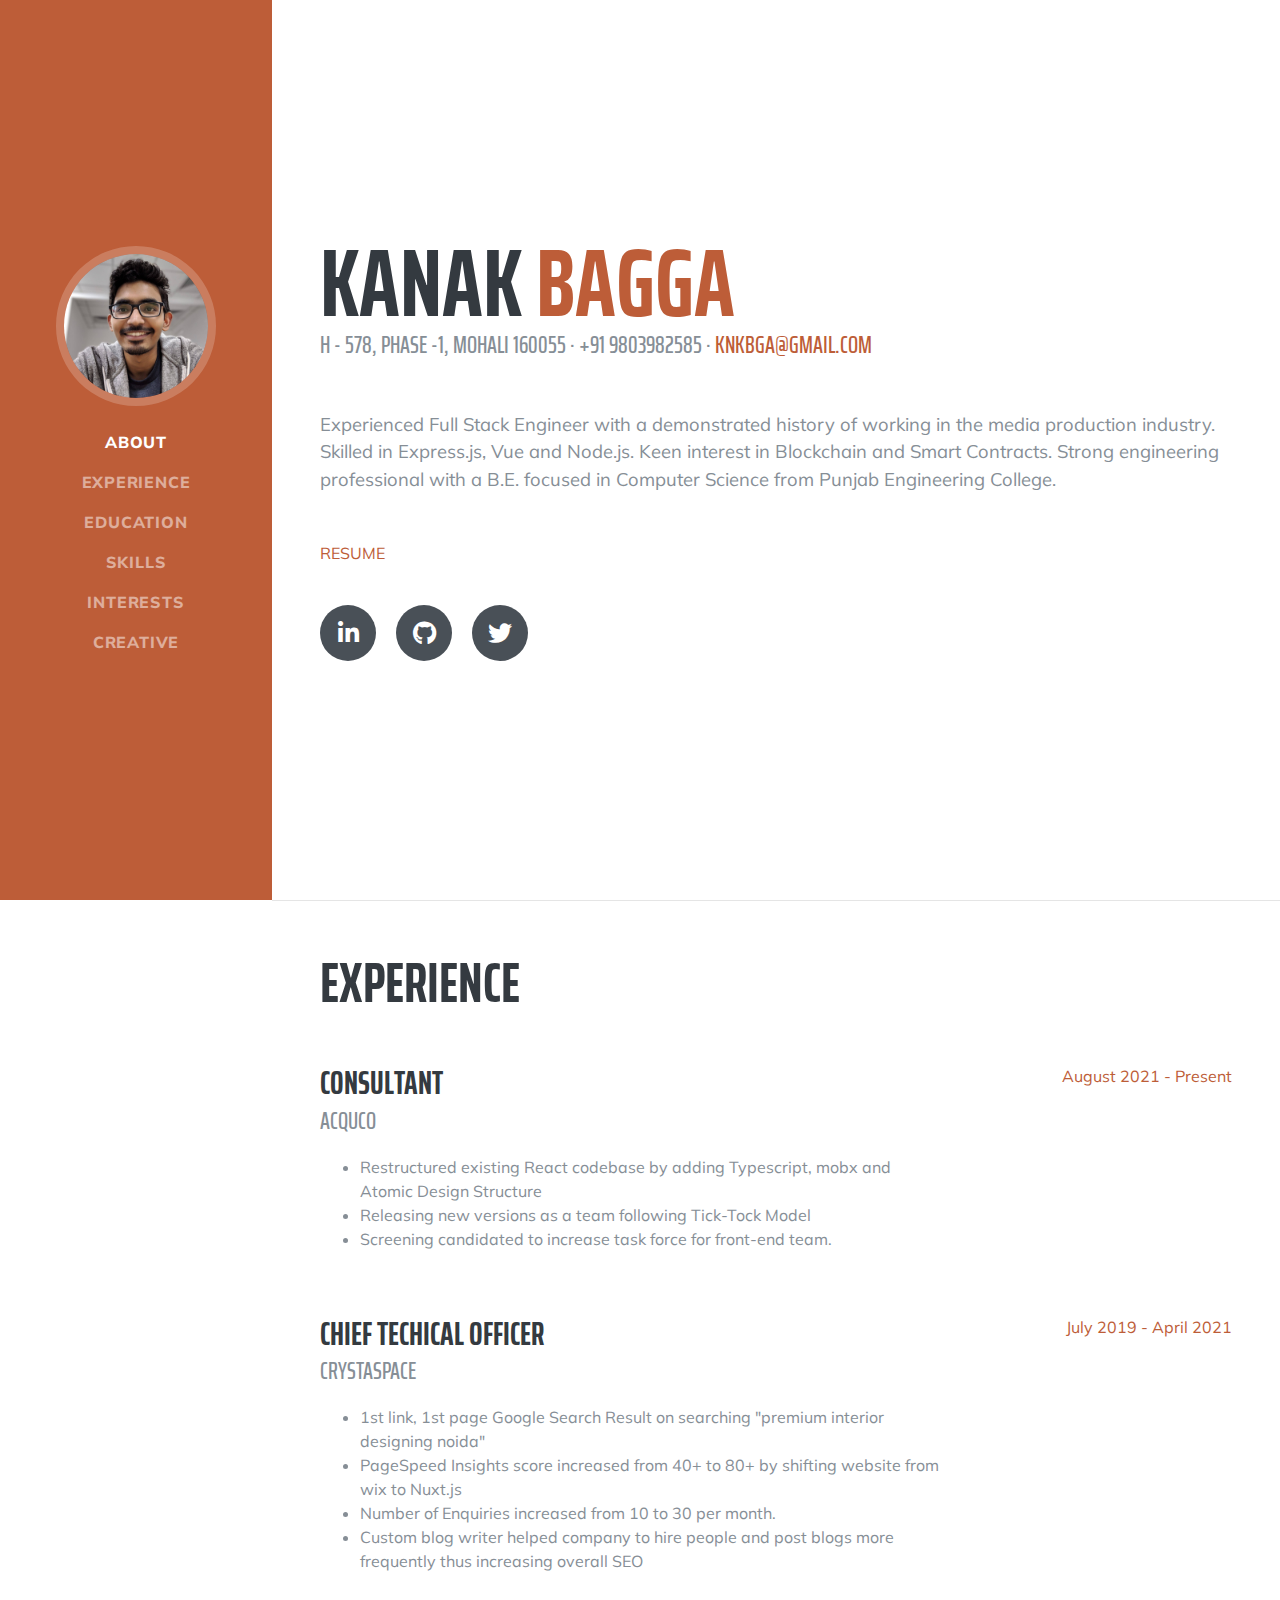
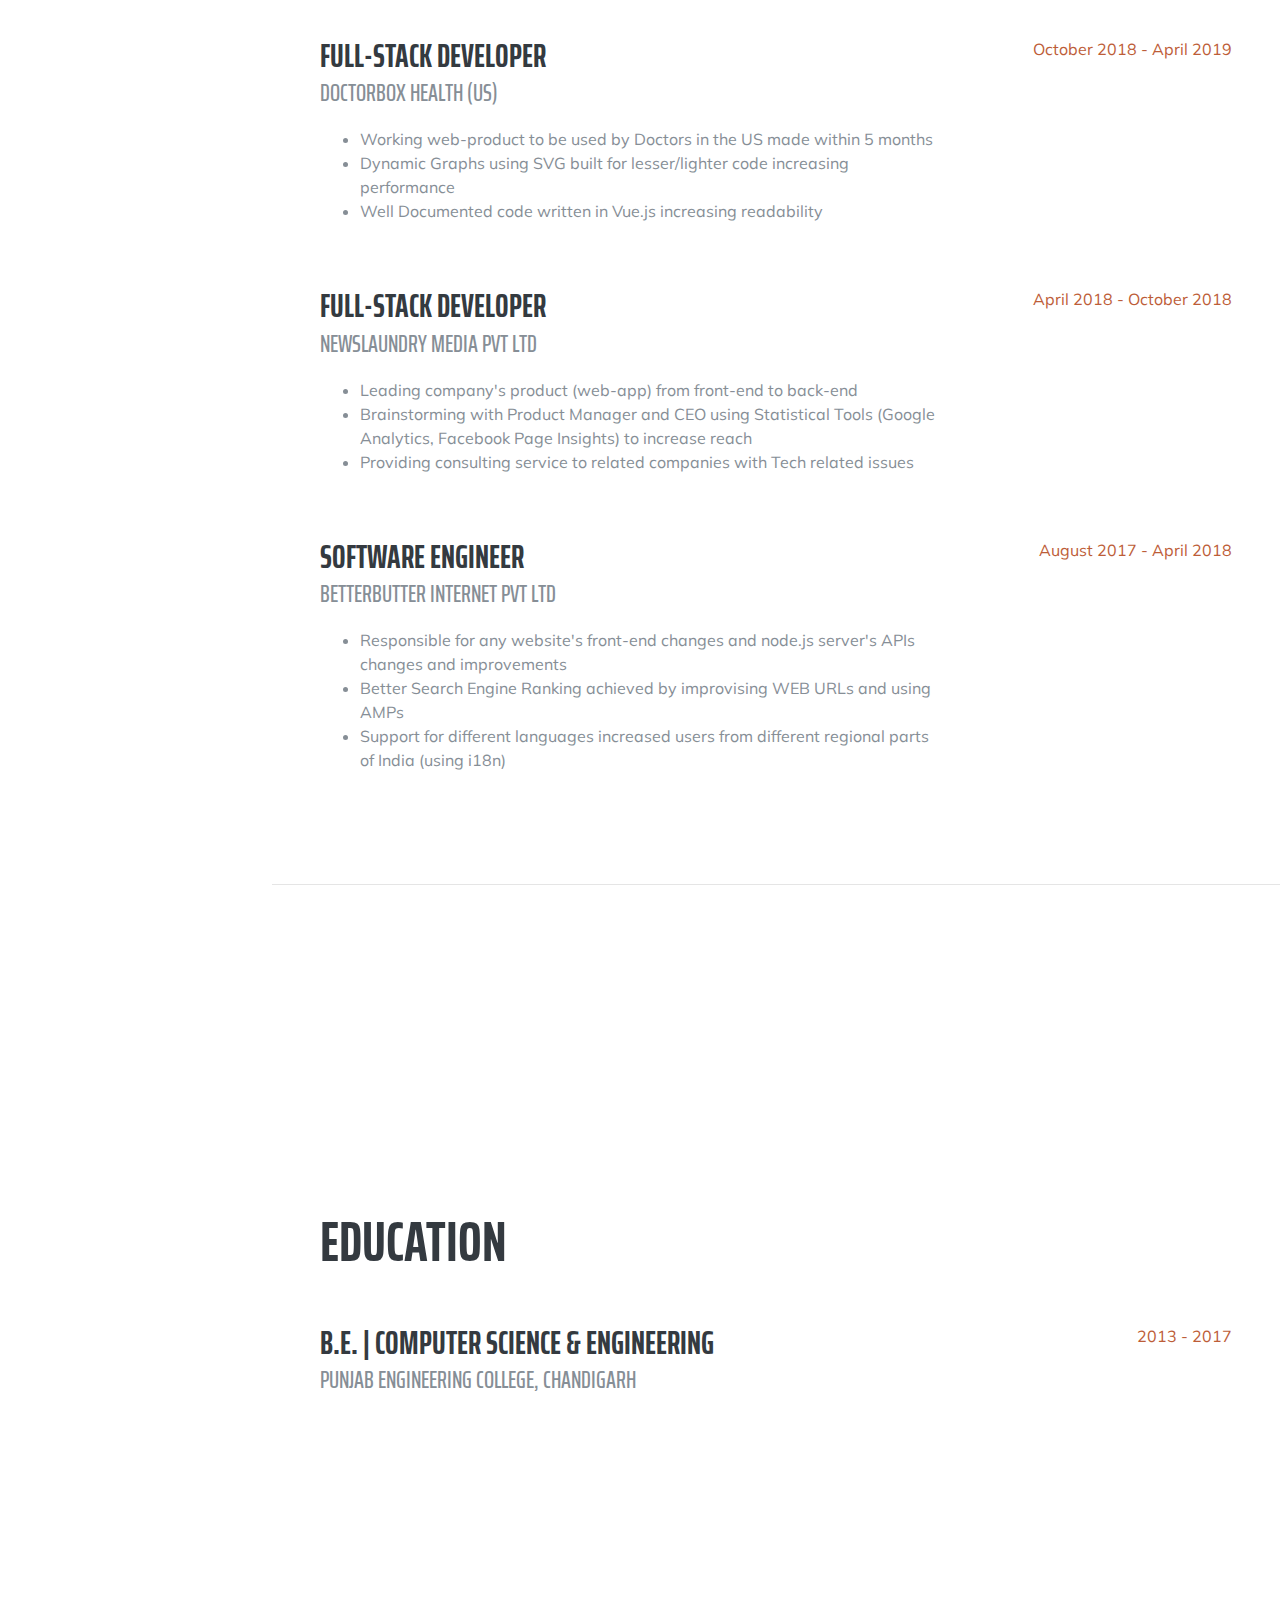
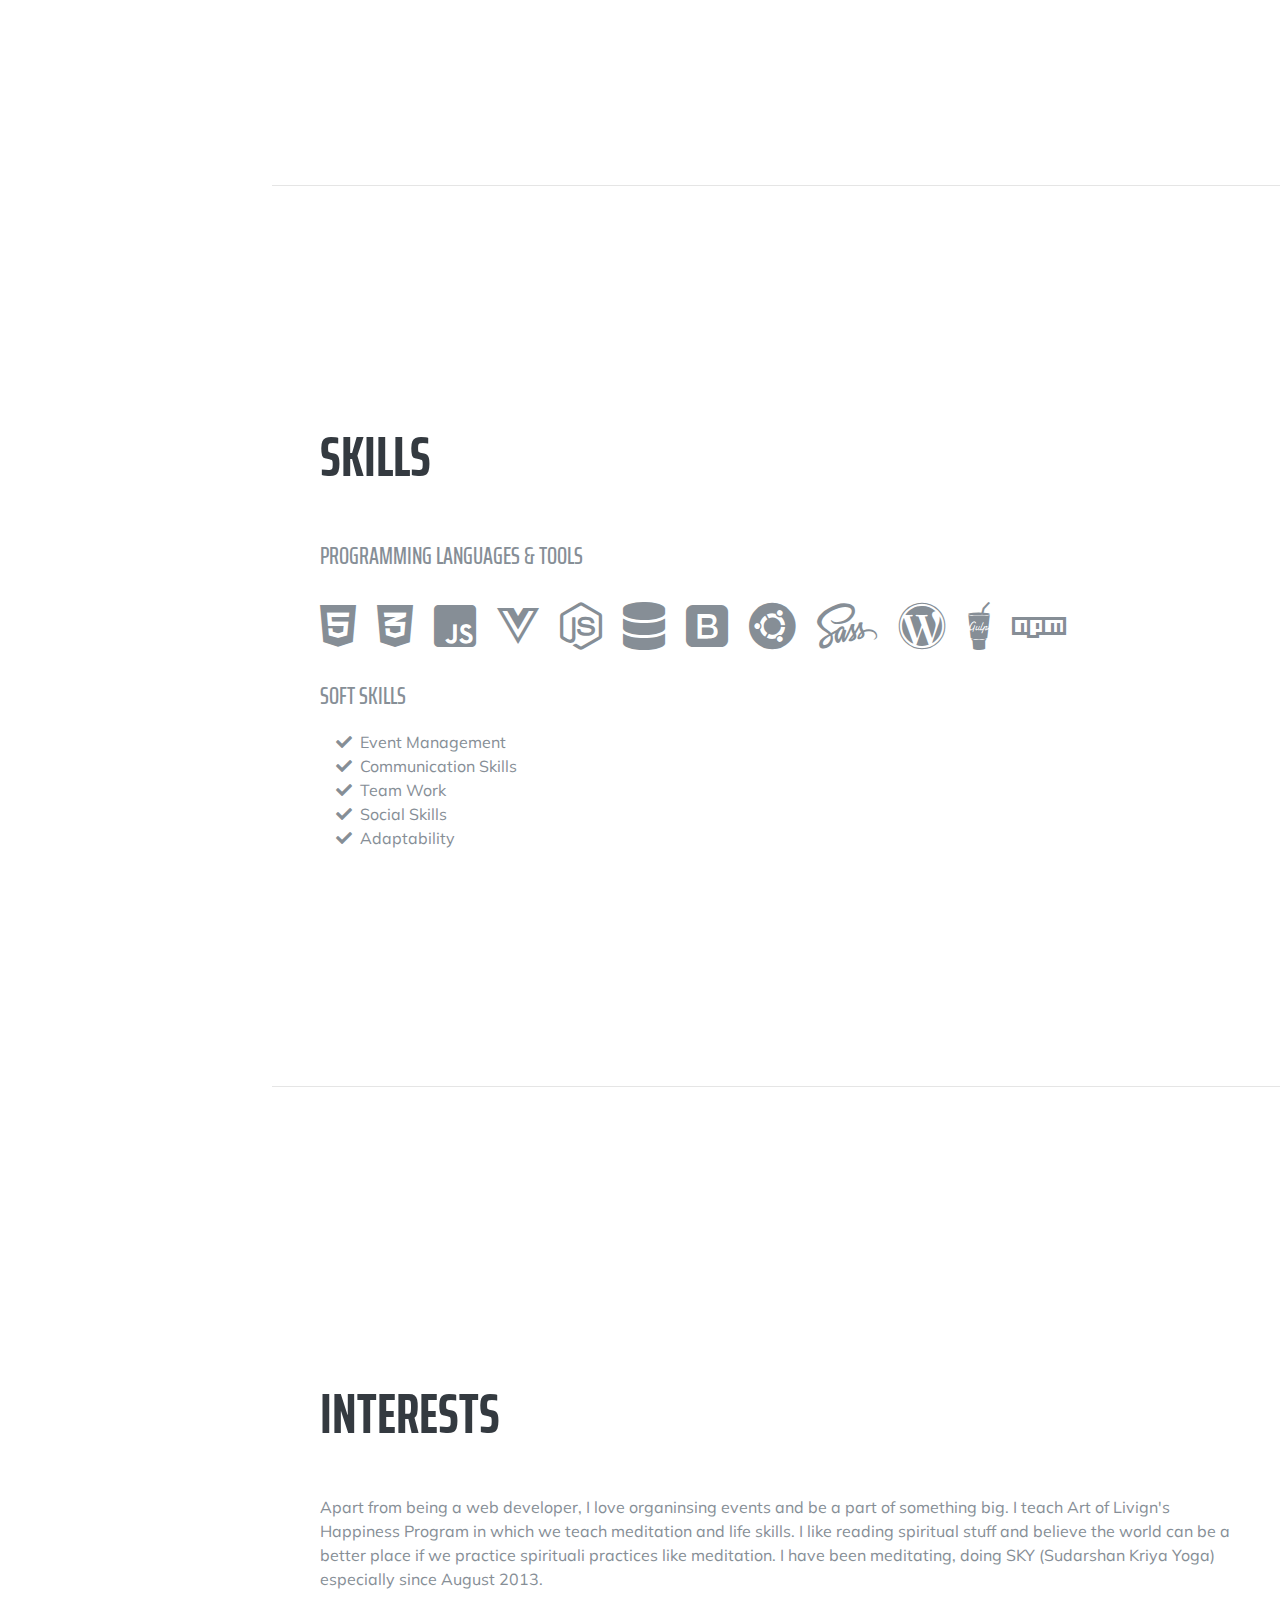
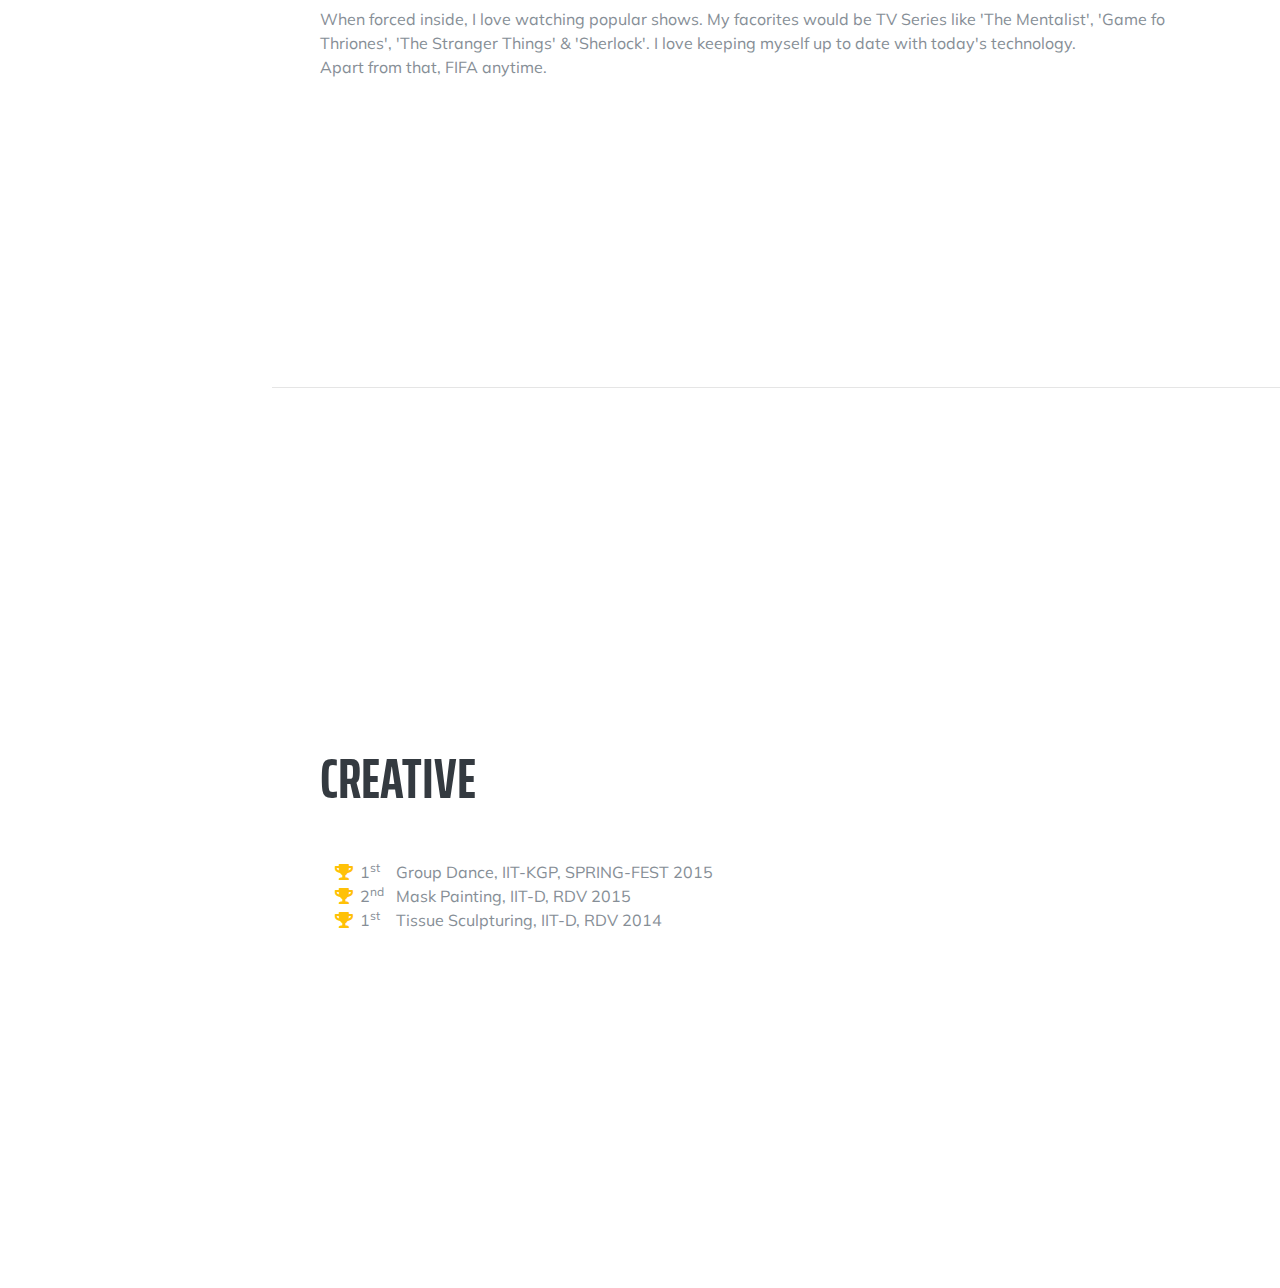
<file: public/index.html>
<!DOCTYPE html>
<html lang="en">

<head>
   <meta charset="utf-8">
   <meta name="viewport" content="width=device-width, initial-scale=1, shrink-to-fit=no">
   <meta name="description"
      content="Developer | Freelancer | Backend | Frontend | Fullstack | Android | Web | Blockchain | Smart Contracts">
   <meta name="author" content="Kanak Bagga | knkbga">
   <meta name="og:title"
      content="Kanak Bagga, Web Developer, Developer, Programmer, Coder, Blockchain, Backend, Frontend">
   <meta name="og:image" content="./img/profile.jpg">
   <meta name="og:url" content="https://www.knkbga.com">
   <title>Tech Consultant</title>
   <!-- Bootstrap core CSS -->
   <link href="vendor/bootstrap/css/bootstrap.min.css" rel="stylesheet">
   <!-- Custom fonts -->
   <link href="https://fonts.googleapis.com/css?family=Saira+Extra+Condensed:500,700" rel="stylesheet">
   <link href="https://fonts.googleapis.com/css?family=Muli:400,400i,800,800i" rel="stylesheet">
   <link href="./vendor/fontawesome-free/css/all.min.css" rel="stylesheet">
   <!-- Custom styles -->
   <link href="css/resume.css" rel="stylesheet">
</head>

<body id="page-top">
   <nav class="navbar navbar-expand-lg navbar-dark bg-primary fixed-top" id="sideNav">
      <a class="navbar-brand js-scroll-trigger" href="#page-top">
         <span class="d-block d-lg-none">Kanak Bagga</span>
         <span class="d-none d-lg-block">
            <img class="img-fluid img-profile rounded-circle mx-auto mb-2" src="img/profile.jpg" alt="">
         </span>
      </a>
      <button class="navbar-toggler" type="button" data-toggle="collapse" data-target="#navbarSupportedContent"
         aria-controls="navbarSupportedContent" aria-expanded="false" aria-label="Toggle navigation">
         <span class="navbar-toggler-icon"></span>
      </button>
      <div class="collapse navbar-collapse" id="navbarSupportedContent">
         <ul class="navbar-nav">
            <li class="nav-item">
               <a class="nav-link js-scroll-trigger" href="#about">About</a>
            </li>
            <li class="nav-item">
               <a class="nav-link js-scroll-trigger" href="#experience">Experience</a>
            </li>
            <li class="nav-item">
               <a class="nav-link js-scroll-trigger" href="#education">Education</a>
            </li>
            <li class="nav-item">
               <a class="nav-link js-scroll-trigger" href="#skills">Skills</a>
            </li>
            <li class="nav-item">
               <a class="nav-link js-scroll-trigger" href="#interests">Interests</a>
            </li>
            <li class="nav-item">
               <a class="nav-link js-scroll-trigger" href="#creative">Creative</a>
            </li>
         </ul>
      </div>
   </nav>
   <div class="container-fluid p-0">
      <section class="resume-section p-3 p-lg-5 d-flex align-items-center" id="about">
         <div class="w-100">
            <h1 class="mb-0">Kanak
               <span class="text-primary">Bagga</span>
            </h1>
            <div class="subheading mb-5">H - 578, Phase -1, Mohali 160055 · +91 9803982585 ·
               <a href="mailto:knkbga@gmail.com">knkbga@gmail.com</a>
            </div>
            <p class="lead mb-5">Experienced Full Stack Engineer with a demonstrated history of working in the media
               production industry. Skilled in Express.js, Vue and Node.js. Keen interest in Blockchain and Smart
               Contracts. Strong engineering professional with a B.E. focused in Computer Science from Punjab
               Engineering College.</p>
            <p>
               <a target="_blank" class="resume-link" href="/resume">RESUME</a>
            </p>
            <br>
            <div class="social-icons">
               <a href="https://www.linkedin.com/in/knkbga/">
                  <i class="fab fa-linkedin-in"></i>
               </a>
               <a href="https://github.com/knkbga">
                  <i class="fab fa-github"></i>
               </a>
               <a href="https://twitter.com/knkbga">
                  <i class="fab fa-twitter"></i>
               </a>
            </div>
         </div>
      </section>
      <hr class="m-0">
      <section class="resume-section p-3 p-lg-5 d-flex justify-content-center" id="experience">
         <div class="w-100">
            <h2 class="mb-5">Experience</h2>
            <div class="resume-item d-flex flex-column flex-md-row justify-content-between mb-5">
               <div class="resume-content">
                  <h3 class="mb-0">Consultant</h3>
                  <div class="subheading mb-3">Acquco</div>
                  <ul class="bullets">
                     <li> Restructured existing React codebase by adding Typescript, mobx and Atomic Design Structure</li>
                     <li> Releasing new versions as a team following Tick-Tock Model
                     </li>
                     <li> Screening candidated to increase task force for front-end team. </li>
                  </ul>
               </div>
               <div class="resume-date text-md-right">
                  <span class="text-primary">August 2021 - Present</span>
               </div>
            </div>
            <div class="resume-item d-flex flex-column flex-md-row justify-content-between mb-5">
               <div class="resume-content">
                  <h3 class="mb-0">Chief Techical Officer</h3>
                  <div class="subheading mb-3">Crystaspace</div>
                  <ul class="bullets">
                     <li> 1st link, 1st page Google Search Result on searching "premium interior designing noida"</li>
                     <li> PageSpeed Insights score increased from 40+ to 80+ by shifting website from wix to Nuxt.js
                     </li>
                     <li> Number of Enquiries increased from 10 to 30 per month. </li>
                     <li> Custom blog writer helped company to hire people and post blogs more frequently thus
                        increasing overall SEO </li>
                  </ul>
               </div>
               <div class="resume-date text-md-right">
                  <span class="text-primary">July 2019 - April 2021</span>
               </div>
            </div>
            <div class="resume-item d-flex flex-column flex-md-row justify-content-between mb-5">
               <div class="resume-content">
                  <h3 class="mb-0">Full-Stack Developer</h3>
                  <div class="subheading mb-3">DoctorBox Health (US)</div>
                  <!-- <p>Hired to give backend support to the Indian team. Working closely with CTO to the company's requirements. Developing the <b>Frontend</b> as per the <b>Design</b> and coding as per best practices. I worked mainly on Vue.js</p> -->
                  <ul class="bullets">
                     <li> Working web-product to be used by Doctors in the US made within 5 months </li>
                     <li> Dynamic Graphs using SVG built for lesser/lighter code increasing performance </li>
                     <li> Well Documented code written in Vue.js increasing readability</li>
                  </ul>
               </div>
               <div class="resume-date text-md-right">
                  <span class="text-primary">October 2018 - April 2019</span>
               </div>
            </div>
            <div class="resume-item d-flex flex-column flex-md-row justify-content-between mb-5">
               <div class="resume-content">
                  <h3 class="mb-0">Full-Stack Developer</h3>
                  <div class="subheading mb-3">Newslaundry Media Pvt Ltd</div>
                  <!-- <p>Maintaining the whole tech stack of the company. Making statistics with the <b>Product Lead</b> to increase the customers and increase retention by using analytic tools like <u>Google Analytics</u>, <u>Mix Panel</u>. I worked on the stack Node/Express/Angular/EC2.</p> -->
                  <ul class="bullets">
                     <li> Leading company's product (web-app) from front-end to back-end </li>
                     <li> Brainstorming with Product Manager and CEO using Statistical Tools (Google Analytics, Facebook
                        Page Insights) to increase reach </li>
                     <li> Providing consulting service to related companies with Tech related issues </li>
                  </ul>
               </div>
               <div class="resume-date text-md-right">
                  <span class="text-primary">April 2018 - October 2018</span>
               </div>
            </div>
            <div class="resume-item d-flex flex-column flex-md-row justify-content-between mb-5">
               <div class="resume-content">
                  <h3 class="mb-0">Software Engineer</h3>
                  <div class="subheading mb-3">BetterButter Internet Pvt Ltd</div>
                  <!-- <p>Maintainence and developement of APIs of the node server and establishing a smooth connection between node server and Django server. Developing new web-pages, web-components for the website and making changes as required for SEO. I worked on the stack Express/Jade/CSS/Jquery/Node</p> -->
                  <ul class="bullets">
                     <li> Responsible for any website's front-end changes and node.js server's APIs changes and
                        improvements </li>
                     <li> Better Search Engine Ranking achieved by improvising WEB URLs and using AMPs </li>
                     <li> Support for different languages increased users from different regional parts of India (using
                        i18n)</li>
                  </ul>
               </div>
               <div class="resume-date text-md-right">
                  <span class="text-primary">August 2017 - April 2018</span>
               </div>
            </div>
         </div>
      </section>
      <hr class="m-0">
      <section class="resume-section p-3 p-lg-5 d-flex align-items-center" id="education">
         <div class="w-100">
            <h2 class="mb-5">Education</h2>
            <div class="resume-item d-flex flex-column flex-md-row justify-content-between mb-5">
               <div class="resume-content">
                  <h3 class="mb-0">B.E. | COMPUTER SCIENCE & ENGINEERING</h3>
                  <div class="subheading mb-3">PUNJAB ENGINEERING COLLEGE, CHANDIGARH</div>
               </div>
               <div class="resume-date text-md-right">
                  <span class="text-primary">2013 - 2017</span>
               </div>
            </div>
         </div>
      </section>
      <hr class="m-0">
      <section class="resume-section p-3 p-lg-5 d-flex align-items-center" id="skills">
         <div class="w-100">
            <h2 class="mb-5">Skills</h2>
            <div class="subheading mb-3">Programming Languages &amp; Tools</div>
            <ul class="list-inline dev-icons">
               <li title="HTML" class="list-inline-item">
                  <i class="fab fa-html5"></i>
               </li>
               <li title="CSS" class="list-inline-item">
                  <i class="fab fa-css3-alt"></i>
               </li>
               <li title="Javascript / JQuery" class="list-inline-item">
                  <i class="fab fa-js-square"></i>
               </li>
               <li title="Vue" class="list-inline-item">
                  <i class="fab fa-vuejs"></i>
               </li>
               <!-- <li class="list-inline-item">
                     <i class="fab fa-angular"></i>
                     </li> -->
               <!-- <li class="list-inline-item">
                     <i class="fab fa-react"></i>
                     </li> -->
               <li title="Node" class="list-inline-item">
                  <i class="fab fa-node-js"></i>
               </li>
               <li title="Mysql / Mongo" class="list-inline-item">
                  <i class="fas fa-database"></i>
               </li>
               <li title="Bootstrap" class="list-inline-item">
                  <i class="fab fa-bootstrap"></i>
               </li>
               <li title="Ubuntu / Linux" class="list-inline-item">
                  <i class="fab fa-ubuntu"></i>
               </li>
               <li title="SASS" class="list-inline-item">
                  <i class="fab fa-sass"></i>
               </li>
               <!-- <li class="list-inline-item">
                     <i class="fab fa-less"></i>
                     </li> -->
               <li title="Wordpress" class="list-inline-item">
                  <i class="fab fa-wordpress"></i>
               </li>
               <li title="Gulp" class="list-inline-item">
                  <i class="fab fa-gulp"></i>
               </li>
               <!-- <li class="list-inline-item">
                     <i class="fab fa-grunt"></i>
                     </li> -->
               <li title="npm" class="list-inline-item">
                  <i class="fab fa-npm"></i>
               </li>
            </ul>
            <div class="subheading mb-3">Soft Skills</div>
            <ul class="fa-ul mb-0">
               <li>
                  <i class="fa-li fa fa-check"></i>
                  Event Management
               </li>
               <li>
               <li>
                  <i class="fa-li fa fa-check"></i>
                  Communication Skills
               </li>
               <li>
                  <i class="fa-li fa fa-check"></i>
                  Team Work
               </li>
               <li>
                  <i class="fa-li fa fa-check"></i>
                  Social Skills
               </li>
               <li>
                  <i class="fa-li fa fa-check"></i>
                  Adaptability
               </li>
            </ul>
         </div>
      </section>
      <hr class="m-0">
      <section class="resume-section p-3 p-lg-5 d-flex align-items-center" id="interests">
         <div class="w-100">
            <h2 class="mb-5">Interests</h2>
            <p>Apart from being a web developer, I love organinsing events and be a part of something big. I teach Art
               of Livign's Happiness Program in which we teach meditation and life skills. I like reading spiritual
               stuff and believe the world can be a better place if we practice spirituali practices like meditation. I
               have been meditating, doing SKY (Sudarshan Kriya Yoga) especially since August 2013.</p>
            <p class="mb-0">When forced inside, I love watching popular shows. My facorites would be TV Series like 'The
               Mentalist', 'Game fo Thriones', 'The Stranger Things' & 'Sherlock'. I love keeping myself up to date with
               today's technology. </p>
            <p> Apart from that, FIFA anytime.</p>
         </div>
      </section>
      <hr class="m-0">
      <section class="resume-section p-3 p-lg-5 d-flex align-items-center" id="creative">
         <div class="w-100">
            <h2 class="mb-5">CREATIVE</h2>
            <ul class="fa-ul mb-0">
               <li>
                  <i class="fa-li fa fa-trophy text-warning"></i>
                  1<sup>st</sup> &nbsp;&nbsp; Group Dance, IIT-KGP, SPRING-FEST 2015
               </li>
               <li>
                  <i class="fa-li fa fa-trophy text-warning"></i>
                  2<sup>nd</sup> &nbsp; Mask Painting, IIT-D, RDV 2015
               </li>
               <li>
                  <i class="fa-li fa fa-trophy text-warning"></i>
                  1<sup>st</sup> &nbsp;&nbsp; Tissue Sculpturing, IIT-D, RDV 2014
               </li>
         </div>
      </section>
   </div>
   <!-- Bootstrap core JavaScript -->
   <script src="vendor/jquery/jquery.min.js"></script>
   <script src="vendor/bootstrap/js/bootstrap.bundle.min.js"></script>
   <!-- Plugin JavaScript -->
   <script src="vendor/jquery-easing/jquery.easing.min.js"></script>
   <!-- Custom scripts -->
   <script src="js/resume.min.js"></script>
</body>

</html>
</file>
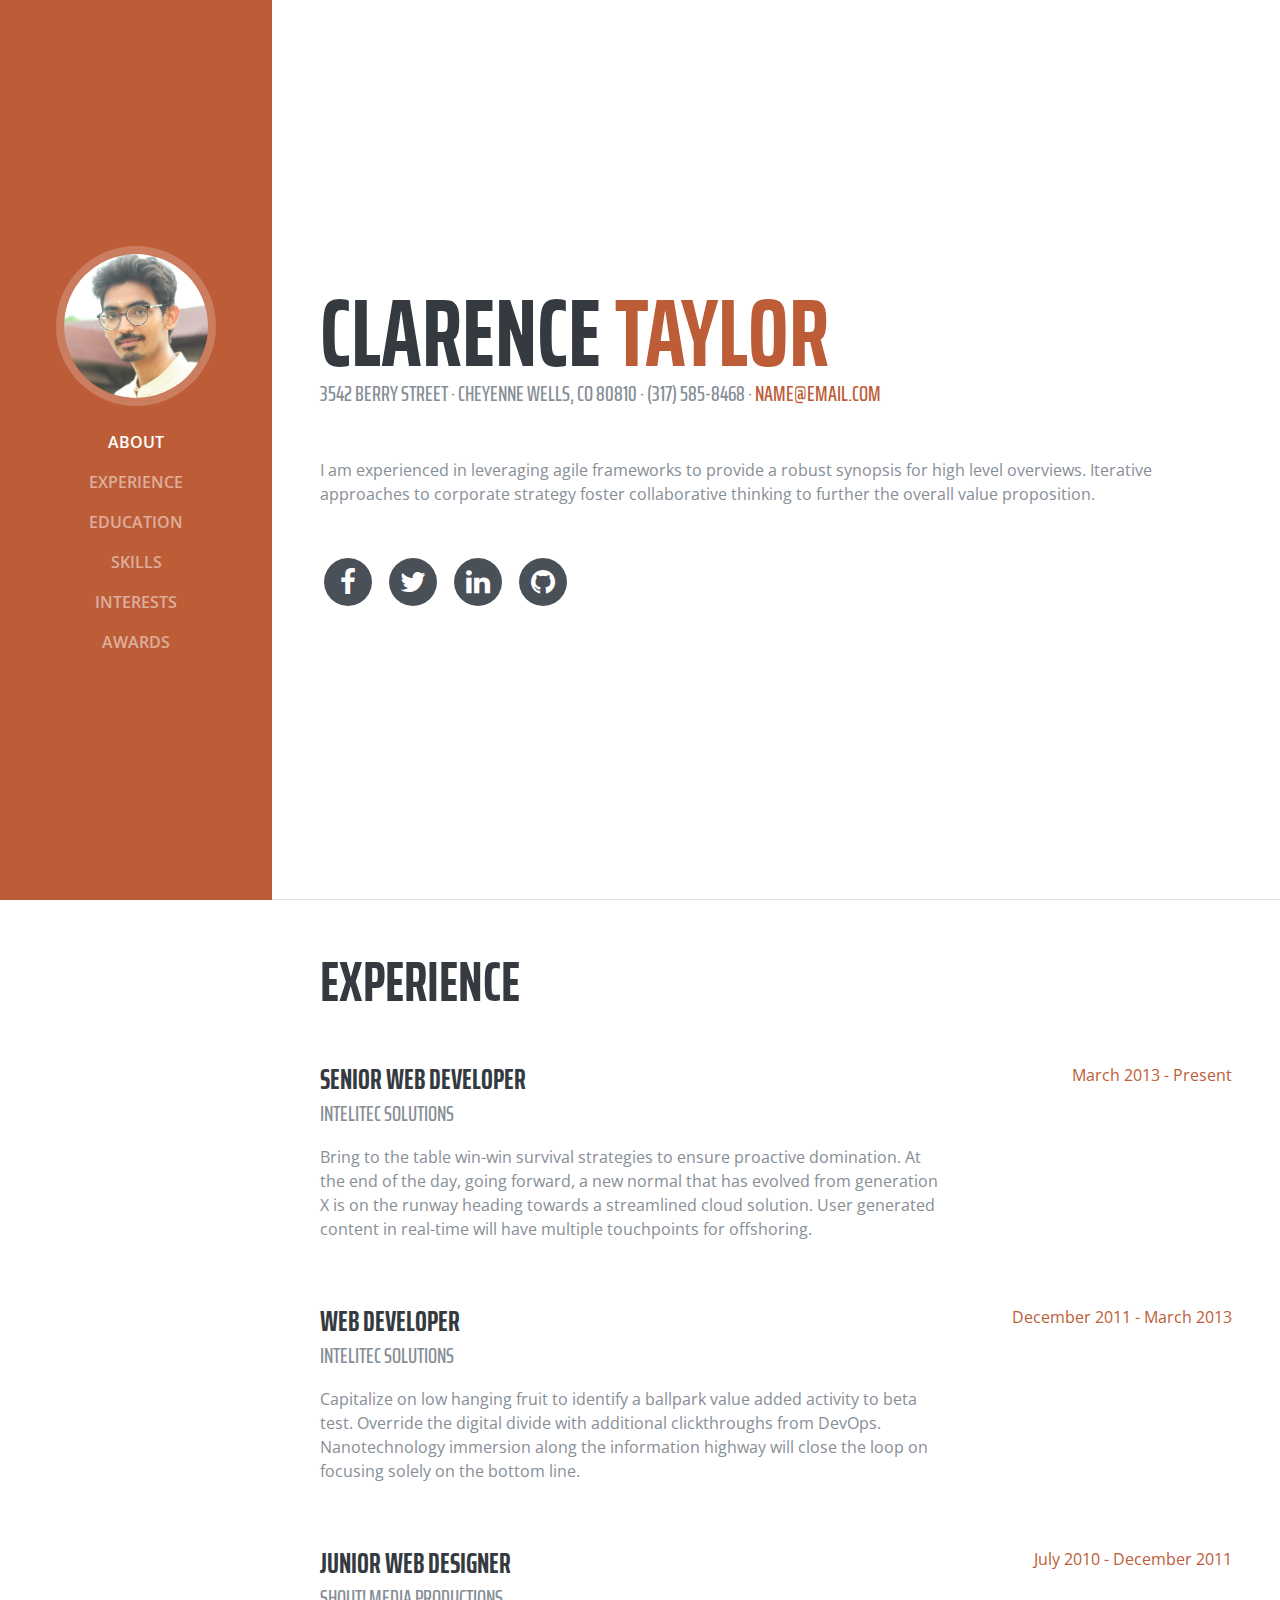
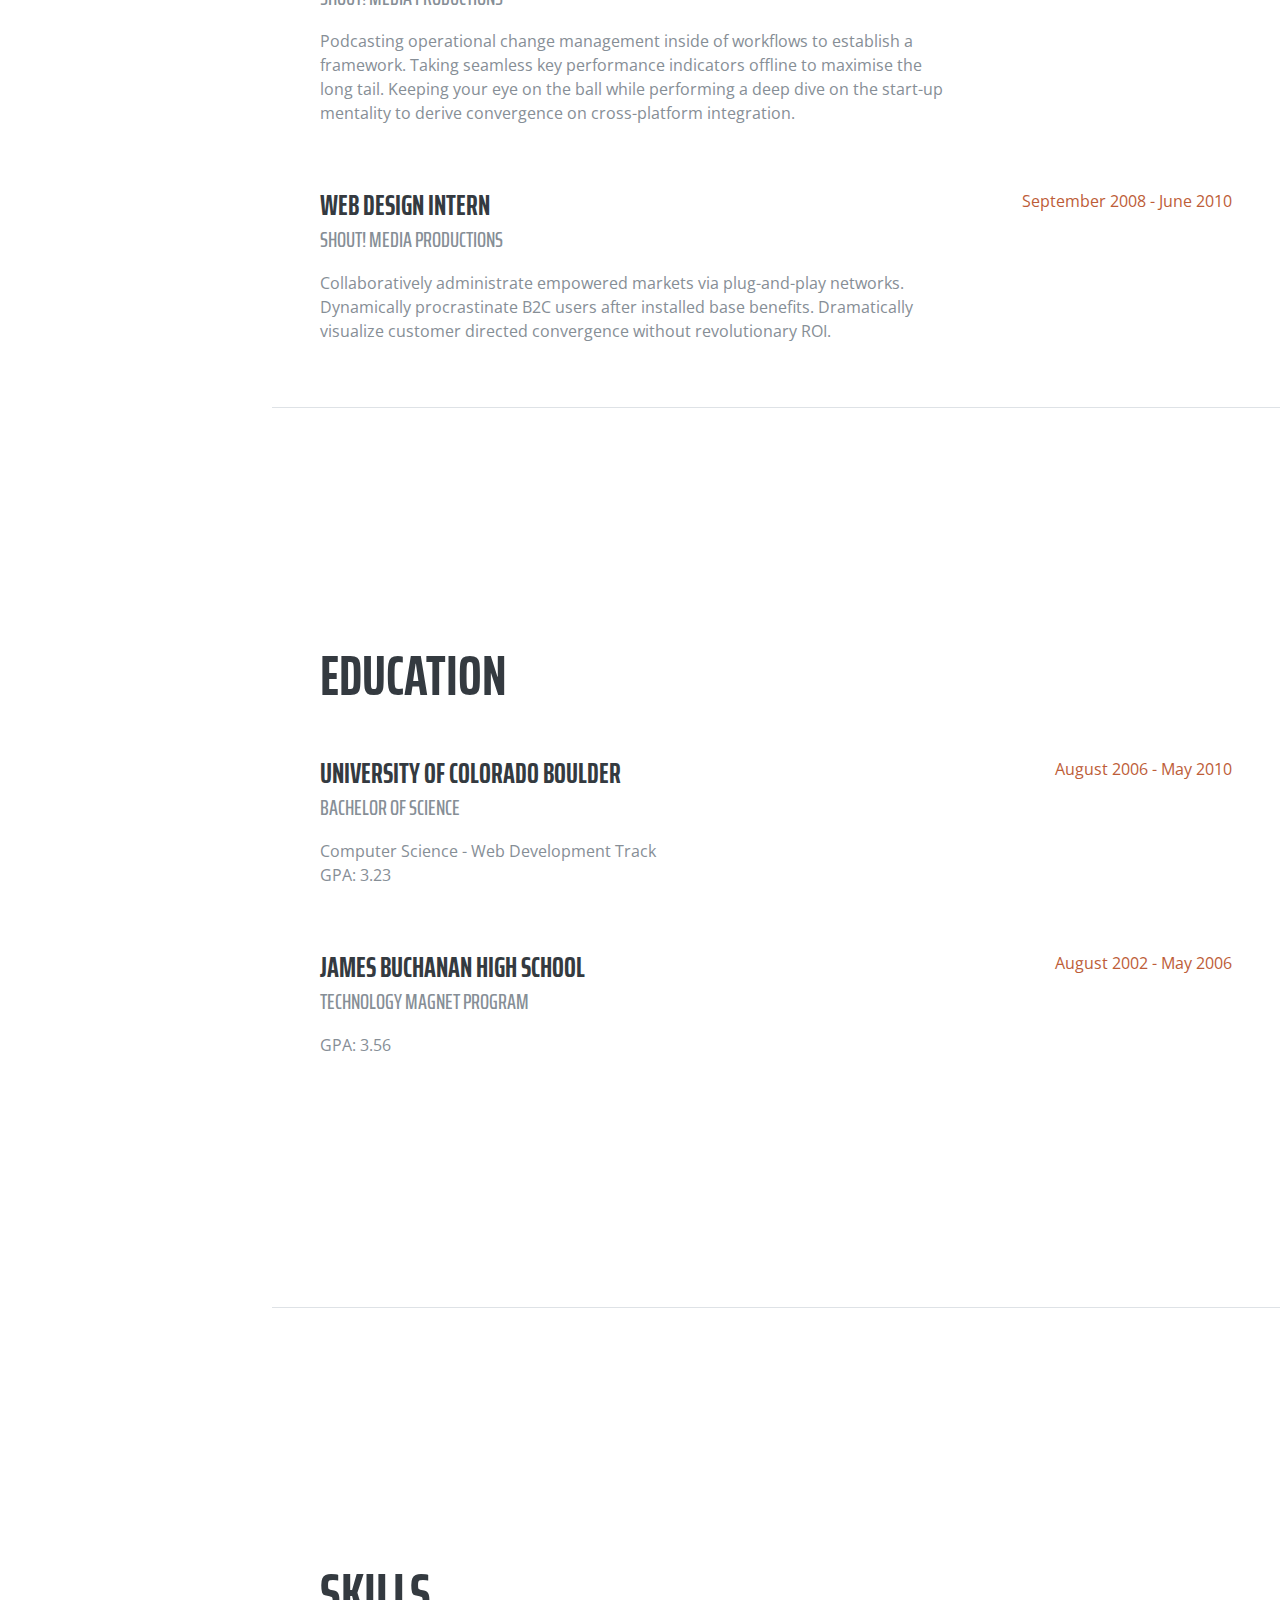
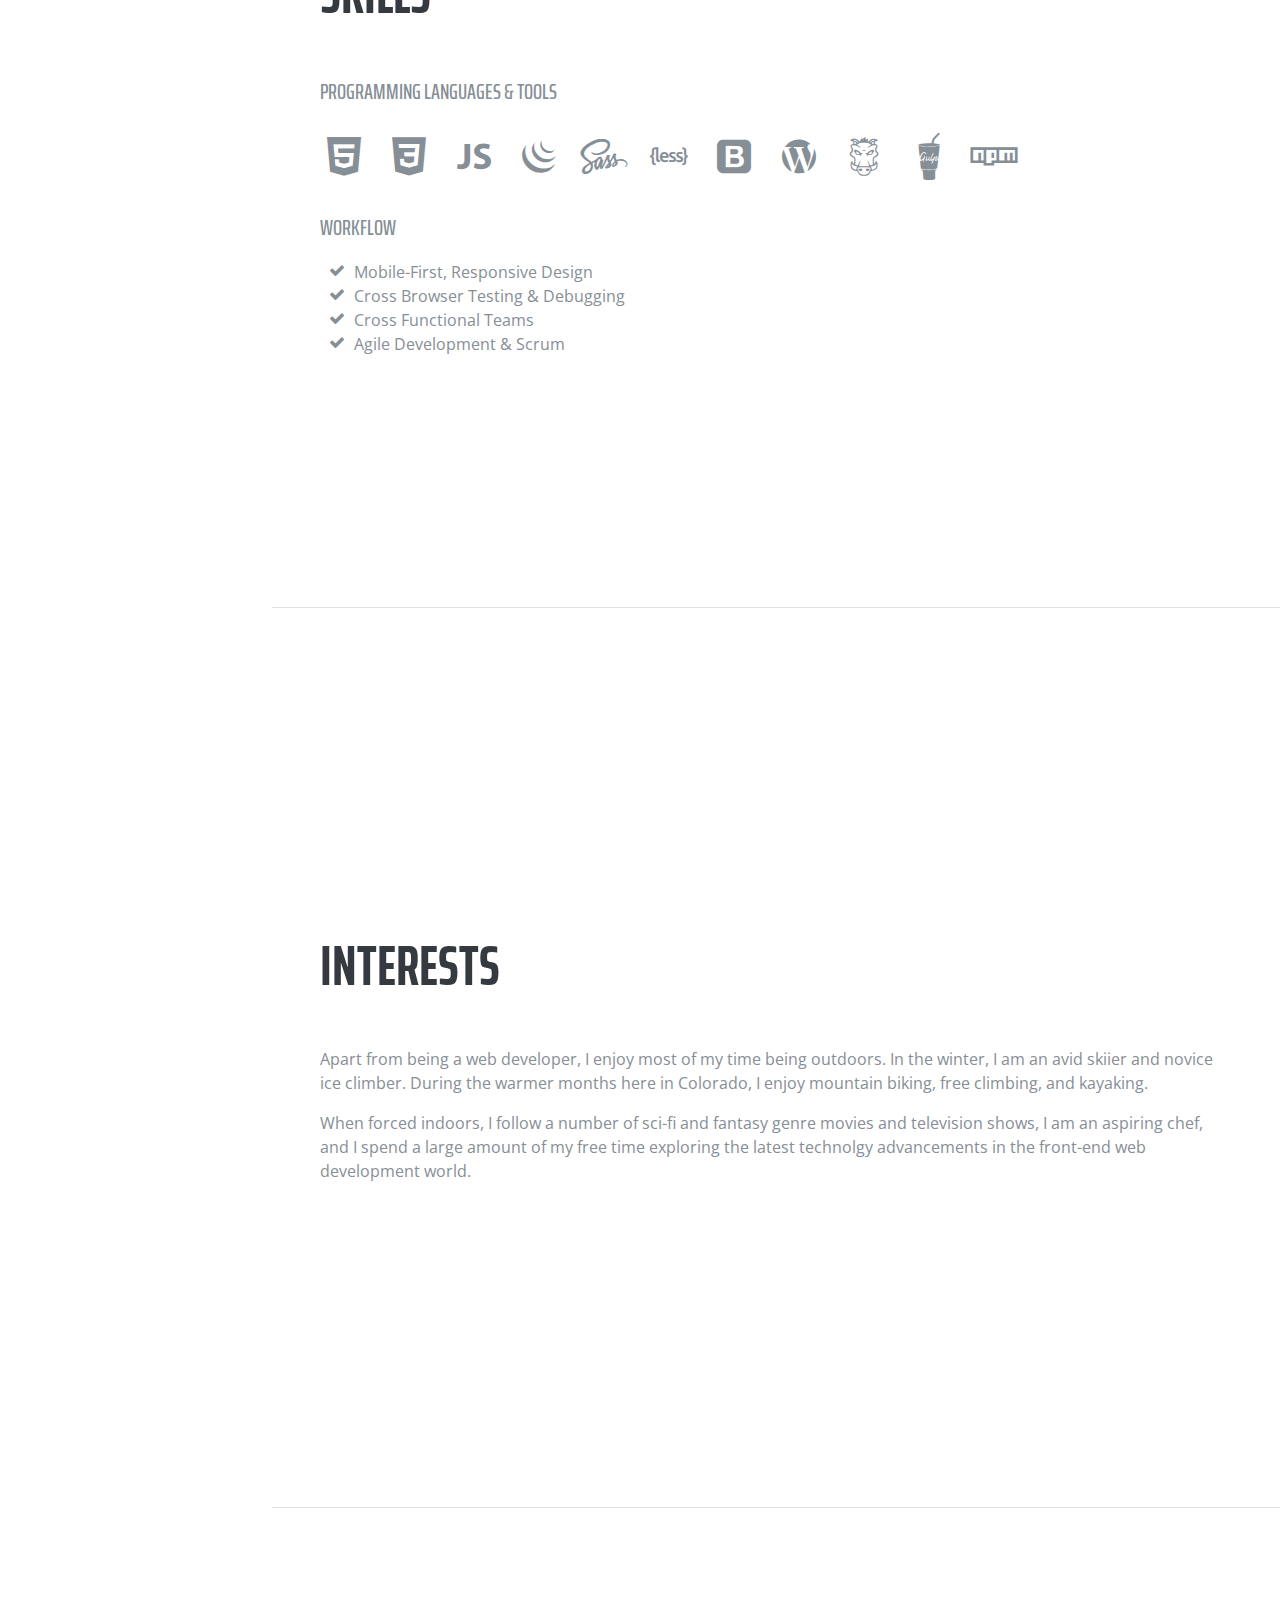
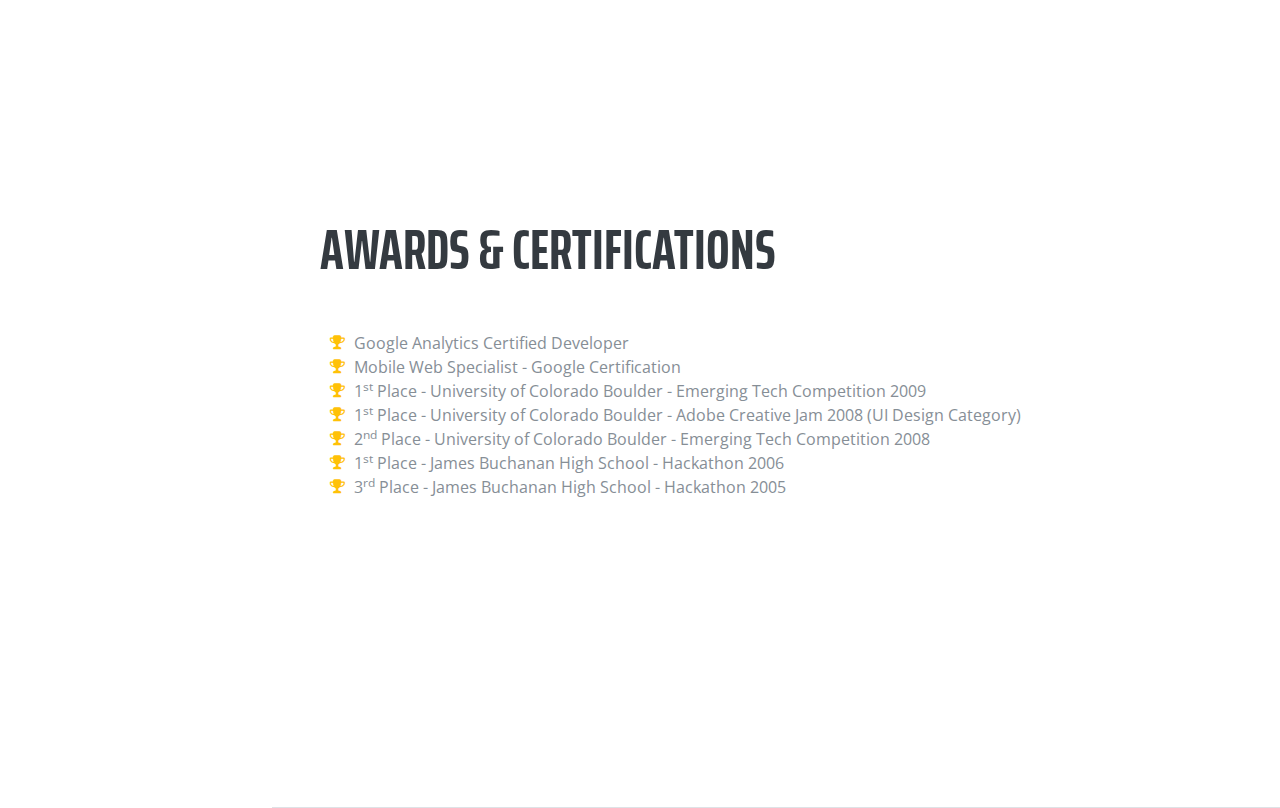
<file: index-old.html>
<!DOCTYPE html>
<html lang="en">

  <head>

    <meta charset="utf-8">
    <meta name="viewport" content="width=device-width, initial-scale=1, shrink-to-fit=no">
    <meta name="description" content="">
    <meta name="author" content="">

    <title>Resume - Start Bootstrap Theme</title>

    <!-- Bootstrap core CSS -->
    <link href="vendor/bootstrap/css/bootstrap.min.css" rel="stylesheet">

    <!-- Custom fonts for this template -->
    <link href="https://fonts.googleapis.com/css?family=Saira+Extra+Condensed:100,200,300,400,500,600,700,800,900" rel="stylesheet">
    <link href="https://fonts.googleapis.com/css?family=Open+Sans:300,300i,400,400i,600,600i,700,700i,800,800i" rel="stylesheet">
    <link href="vendor/font-awesome/css/font-awesome.min.css" rel="stylesheet">
    <link href="vendor/devicons/css/devicons.min.css" rel="stylesheet">
    <link href="vendor/simple-line-icons/css/simple-line-icons.css" rel="stylesheet">

    <!-- Custom styles for this template -->
    <link href="css/resume.min.css" rel="stylesheet">

  </head>

  <body id="page-top">

    <nav class="navbar navbar-expand-lg navbar-dark bg-primary fixed-top" id="sideNav">
      <a class="navbar-brand js-scroll-trigger" href="#page-top">
        <span class="d-block d-lg-none">Start Bootstrap</span>
        <span class="d-none d-lg-block">
          <img class="img-fluid img-profile rounded-circle mx-auto mb-2" src="img/profile.jpg" alt="">
        </span>
      </a>
      <button class="navbar-toggler" type="button" data-toggle="collapse" data-target="#navbarSupportedContent" aria-controls="navbarSupportedContent" aria-expanded="false" aria-label="Toggle navigation">
        <span class="navbar-toggler-icon"></span>
      </button>
      <div class="collapse navbar-collapse" id="navbarSupportedContent">
        <ul class="navbar-nav">
          <li class="nav-item">
            <a class="nav-link js-scroll-trigger" href="#about">About</a>
          </li>
          <li class="nav-item">
            <a class="nav-link js-scroll-trigger" href="#experience">Experience</a>
          </li>
          <li class="nav-item">
            <a class="nav-link js-scroll-trigger" href="#education">Education</a>
          </li>
          <li class="nav-item">
            <a class="nav-link js-scroll-trigger" href="#skills">Skills</a>
          </li>
          <li class="nav-item">
            <a class="nav-link js-scroll-trigger" href="#interests">Interests</a>
          </li>
          <li class="nav-item">
            <a class="nav-link js-scroll-trigger" href="#awards">Awards</a>
          </li>
        </ul>
      </div>
    </nav>

    <div class="container-fluid p-0">

      <section class="resume-section p-3 p-lg-5 d-flex d-column" id="about">
        <div class="my-auto">
          <h1 class="mb-0">Clarence
            <span class="text-primary">Taylor</span>
          </h1>
          <div class="subheading mb-5">3542 Berry Street · Cheyenne Wells, CO 80810 · (317) 585-8468 ·
            <a href="mailto:name@email.com">name@email.com</a>
          </div>
          <p class="mb-5">I am experienced in leveraging agile frameworks to provide a robust synopsis for high level overviews. Iterative approaches to corporate strategy foster collaborative thinking to further the overall value proposition.</p>
          <ul class="list-inline list-social-icons mb-0">
            <li class="list-inline-item">
              <a href="#">
                <span class="fa-stack fa-lg">
                  <i class="fa fa-circle fa-stack-2x"></i>
                  <i class="fa fa-facebook fa-stack-1x fa-inverse"></i>
                </span>
              </a>
            </li>
            <li class="list-inline-item">
              <a href="#">
                <span class="fa-stack fa-lg">
                  <i class="fa fa-circle fa-stack-2x"></i>
                  <i class="fa fa-twitter fa-stack-1x fa-inverse"></i>
                </span>
              </a>
            </li>
            <li class="list-inline-item">
              <a href="#">
                <span class="fa-stack fa-lg">
                  <i class="fa fa-circle fa-stack-2x"></i>
                  <i class="fa fa-linkedin fa-stack-1x fa-inverse"></i>
                </span>
              </a>
            </li>
            <li class="list-inline-item">
              <a href="#">
                <span class="fa-stack fa-lg">
                  <i class="fa fa-circle fa-stack-2x"></i>
                  <i class="fa fa-github fa-stack-1x fa-inverse"></i>
                </span>
              </a>
            </li>
          </ul>
        </div>
      </section>

      <section class="resume-section p-3 p-lg-5 d-flex flex-column" id="experience">
        <div class="my-auto">
          <h2 class="mb-5">Experience</h2>

          <div class="resume-item d-flex flex-column flex-md-row mb-5">
            <div class="resume-content mr-auto">
              <h3 class="mb-0">Senior Web Developer</h3>
              <div class="subheading mb-3">Intelitec Solutions</div>
              <p>Bring to the table win-win survival strategies to ensure proactive domination. At the end of the day, going forward, a new normal that has evolved from generation X is on the runway heading towards a streamlined cloud solution. User generated content in real-time will have multiple touchpoints for offshoring.</p>
            </div>
            <div class="resume-date text-md-right">
              <span class="text-primary">March 2013 - Present</span>
            </div>
          </div>

          <div class="resume-item d-flex flex-column flex-md-row mb-5">
            <div class="resume-content mr-auto">
              <h3 class="mb-0">Web Developer</h3>
              <div class="subheading mb-3">Intelitec Solutions</div>
              <p>Capitalize on low hanging fruit to identify a ballpark value added activity to beta test. Override the digital divide with additional clickthroughs from DevOps. Nanotechnology immersion along the information highway will close the loop on focusing solely on the bottom line.</p>
            </div>
            <div class="resume-date text-md-right">
              <span class="text-primary">December 2011 - March 2013</span>
            </div>
          </div>

          <div class="resume-item d-flex flex-column flex-md-row mb-5">
            <div class="resume-content mr-auto">
              <h3 class="mb-0">Junior Web Designer</h3>
              <div class="subheading mb-3">Shout! Media Productions</div>
              <p>Podcasting operational change management inside of workflows to establish a framework. Taking seamless key performance indicators offline to maximise the long tail. Keeping your eye on the ball while performing a deep dive on the start-up mentality to derive convergence on cross-platform integration.</p>
            </div>
            <div class="resume-date text-md-right">
              <span class="text-primary">July 2010 - December 2011</span>
            </div>
          </div>

          <div class="resume-item d-flex flex-column flex-md-row">
            <div class="resume-content mr-auto">
              <h3 class="mb-0">Web Design Intern</h3>
              <div class="subheading mb-3">Shout! Media Productions</div>
              <p>Collaboratively administrate empowered markets via plug-and-play networks. Dynamically procrastinate B2C users after installed base benefits. Dramatically visualize customer directed convergence without revolutionary ROI.</p>
            </div>
            <div class="resume-date text-md-right">
              <span class="text-primary">September 2008 - June 2010</span>
            </div>
          </div>

        </div>

      </section>

      <section class="resume-section p-3 p-lg-5 d-flex flex-column" id="education">
        <div class="my-auto">
          <h2 class="mb-5">Education</h2>

          <div class="resume-item d-flex flex-column flex-md-row mb-5">
            <div class="resume-content mr-auto">
              <h3 class="mb-0">University of Colorado Boulder</h3>
              <div class="subheading mb-3">Bachelor of Science</div>
              <div>Computer Science - Web Development Track</div>
              <p>GPA: 3.23</p>
            </div>
            <div class="resume-date text-md-right">
              <span class="text-primary">August 2006 - May 2010</span>
            </div>
          </div>

          <div class="resume-item d-flex flex-column flex-md-row">
            <div class="resume-content mr-auto">
              <h3 class="mb-0">James Buchanan High School</h3>
              <div class="subheading mb-3">Technology Magnet Program</div>
              <p>GPA: 3.56</p>
            </div>
            <div class="resume-date text-md-right">
              <span class="text-primary">August 2002 - May 2006</span>
            </div>
          </div>

        </div>
      </section>

      <section class="resume-section p-3 p-lg-5 d-flex flex-column" id="skills">
        <div class="my-auto">
          <h2 class="mb-5">Skills</h2>

          <div class="subheading mb-3">Programming Languages &amp; Tools</div>
          <ul class="list-inline list-icons">
            <li class="list-inline-item">
              <i class="devicons devicons-html5"></i>
            </li>
            <li class="list-inline-item">
              <i class="devicons devicons-css3"></i>
            </li>
            <li class="list-inline-item">
              <i class="devicons devicons-javascript"></i>
            </li>
            <li class="list-inline-item">
              <i class="devicons devicons-jquery"></i>
            </li>
            <li class="list-inline-item">
              <i class="devicons devicons-sass"></i>
            </li>
            <li class="list-inline-item">
              <i class="devicons devicons-less"></i>
            </li>
            <li class="list-inline-item">
              <i class="devicons devicons-bootstrap"></i>
            </li>
            <li class="list-inline-item">
              <i class="devicons devicons-wordpress"></i>
            </li>
            <li class="list-inline-item">
              <i class="devicons devicons-grunt"></i>
            </li>
            <li class="list-inline-item">
              <i class="devicons devicons-gulp"></i>
            </li>
            <li class="list-inline-item">
              <i class="devicons devicons-npm"></i>
            </li>
          </ul>

          <div class="subheading mb-3">Workflow</div>
          <ul class="fa-ul mb-0">
            <li>
              <i class="fa-li fa fa-check"></i>
              Mobile-First, Responsive Design</li>
            <li>
              <i class="fa-li fa fa-check"></i>
              Cross Browser Testing &amp; Debugging</li>
            <li>
              <i class="fa-li fa fa-check"></i>
              Cross Functional Teams</li>
            <li>
              <i class="fa-li fa fa-check"></i>
              Agile Development &amp; Scrum</li>
          </ul>
        </div>
      </section>

      <section class="resume-section p-3 p-lg-5 d-flex flex-column" id="interests">
        <div class="my-auto">
          <h2 class="mb-5">Interests</h2>
          <p>Apart from being a web developer, I enjoy most of my time being outdoors. In the winter, I am an avid skiier and novice ice climber. During the warmer months here in Colorado, I enjoy mountain biking, free climbing, and kayaking.</p>
          <p class="mb-0">When forced indoors, I follow a number of sci-fi and fantasy genre movies and television shows, I am an aspiring chef, and I spend a large amount of my free time exploring the latest technolgy advancements in the front-end web development world.</p>
        </div>
      </section>

      <section class="resume-section p-3 p-lg-5 d-flex flex-column" id="awards">
        <div class="my-auto">
          <h2 class="mb-5">Awards &amp; Certifications</h2>
          <ul class="fa-ul mb-0">
            <li>
              <i class="fa-li fa fa-trophy text-warning"></i>
              Google Analytics Certified Developer</li>
            <li>
              <i class="fa-li fa fa-trophy text-warning"></i>
              Mobile Web Specialist - Google Certification</li>
            <li>
              <i class="fa-li fa fa-trophy text-warning"></i>
              1<sup>st</sup>
              Place - University of Colorado Boulder - Emerging Tech Competition 2009</li>
            <li>
              <i class="fa-li fa fa-trophy text-warning"></i>
              1<sup>st</sup>
              Place - University of Colorado Boulder - Adobe Creative Jam 2008 (UI Design Category)</li>
            <li>
              <i class="fa-li fa fa-trophy text-warning"></i>
              2<sup>nd</sup>
              Place - University of Colorado Boulder - Emerging Tech Competition 2008</li>
            <li>
            <li>
              <i class="fa-li fa fa-trophy text-warning"></i>
              1<sup>st</sup>
              Place - James Buchanan High School - Hackathon 2006</li>
            <li>
              <i class="fa-li fa fa-trophy text-warning"></i>
              3<sup>rd</sup>
              Place - James Buchanan High School - Hackathon 2005</li>
          </ul>
        </div>
      </section>

    </div>

    <!-- Bootstrap core JavaScript -->
    <script src="vendor/jquery/jquery.min.js"></script>
    <script src="vendor/bootstrap/js/bootstrap.bundle.min.js"></script>

    <!-- Plugin JavaScript -->
    <script src="vendor/jquery-easing/jquery.easing.min.js"></script>

    <!-- Custom scripts for this template -->
    <script src="js/resume.min.js"></script>

  </body>

</html>
</file>
<file: vendor/simple-line-icons/css/simple-line-icons.css>
@font-face {
  font-family: 'simple-line-icons';
  src: url('../fonts/Simple-Line-Icons.eot?v=2.4.0');
  src: url('../fonts/Simple-Line-Icons.eot?v=2.4.0#iefix') format('embedded-opentype'), url('../fonts/Simple-Line-Icons.woff2?v=2.4.0') format('woff2'), url('../fonts/Simple-Line-Icons.ttf?v=2.4.0') format('truetype'), url('../fonts/Simple-Line-Icons.woff?v=2.4.0') format('woff'), url('../fonts/Simple-Line-Icons.svg?v=2.4.0#simple-line-icons') format('svg');
  font-weight: normal;
  font-style: normal;
}
/*
 Use the following CSS code if you want to have a class per icon.
 Instead of a list of all class selectors, you can use the generic [class*="icon-"] selector, but it's slower:
*/
.icon-user,
.icon-people,
.icon-user-female,
.icon-user-follow,
.icon-user-following,
.icon-user-unfollow,
.icon-login,
.icon-logout,
.icon-emotsmile,
.icon-phone,
.icon-call-end,
.icon-call-in,
.icon-call-out,
.icon-map,
.icon-location-pin,
.icon-direction,
.icon-directions,
.icon-compass,
.icon-layers,
.icon-menu,
.icon-list,
.icon-options-vertical,
.icon-options,
.icon-arrow-down,
.icon-arrow-left,
.icon-arrow-right,
.icon-arrow-up,
.icon-arrow-up-circle,
.icon-arrow-left-circle,
.icon-arrow-right-circle,
.icon-arrow-down-circle,
.icon-check,
.icon-clock,
.icon-plus,
.icon-minus,
.icon-close,
.icon-event,
.icon-exclamation,
.icon-organization,
.icon-trophy,
.icon-screen-smartphone,
.icon-screen-desktop,
.icon-plane,
.icon-notebook,
.icon-mustache,
.icon-mouse,
.icon-magnet,
.icon-energy,
.icon-disc,
.icon-cursor,
.icon-cursor-move,
.icon-crop,
.icon-chemistry,
.icon-speedometer,
.icon-shield,
.icon-screen-tablet,
.icon-magic-wand,
.icon-hourglass,
.icon-graduation,
.icon-ghost,
.icon-game-controller,
.icon-fire,
.icon-eyeglass,
.icon-envelope-open,
.icon-envelope-letter,
.icon-bell,
.icon-badge,
.icon-anchor,
.icon-wallet,
.icon-vector,
.icon-speech,
.icon-puzzle,
.icon-printer,
.icon-present,
.icon-playlist,
.icon-pin,
.icon-picture,
.icon-handbag,
.icon-globe-alt,
.icon-globe,
.icon-folder-alt,
.icon-folder,
.icon-film,
.icon-feed,
.icon-drop,
.icon-drawer,
.icon-docs,
.icon-doc,
.icon-diamond,
.icon-cup,
.icon-calculator,
.icon-bubbles,
.icon-briefcase,
.icon-book-open,
.icon-basket-loaded,
.icon-basket,
.icon-bag,
.icon-action-undo,
.icon-action-redo,
.icon-wrench,
.icon-umbrella,
.icon-trash,
.icon-tag,
.icon-support,
.icon-frame,
.icon-size-fullscreen,
.icon-size-actual,
.icon-shuffle,
.icon-share-alt,
.icon-share,
.icon-rocket,
.icon-question,
.icon-pie-chart,
.icon-pencil,
.icon-note,
.icon-loop,
.icon-home,
.icon-grid,
.icon-graph,
.icon-microphone,
.icon-music-tone-alt,
.icon-music-tone,
.icon-earphones-alt,
.icon-earphones,
.icon-equalizer,
.icon-like,
.icon-dislike,
.icon-control-start,
.icon-control-rewind,
.icon-control-play,
.icon-control-pause,
.icon-control-forward,
.icon-control-end,
.icon-volume-1,
.icon-volume-2,
.icon-volume-off,
.icon-calendar,
.icon-bulb,
.icon-chart,
.icon-ban,
.icon-bubble,
.icon-camrecorder,
.icon-camera,
.icon-cloud-download,
.icon-cloud-upload,
.icon-envelope,
.icon-eye,
.icon-flag,
.icon-heart,
.icon-info,
.icon-key,
.icon-link,
.icon-lock,
.icon-lock-open,
.icon-magnifier,
.icon-magnifier-add,
.icon-magnifier-remove,
.icon-paper-clip,
.icon-paper-plane,
.icon-power,
.icon-refresh,
.icon-reload,
.icon-settings,
.icon-star,
.icon-symbol-female,
.icon-symbol-male,
.icon-target,
.icon-credit-card,
.icon-paypal,
.icon-social-tumblr,
.icon-social-twitter,
.icon-social-facebook,
.icon-social-instagram,
.icon-social-linkedin,
.icon-social-pinterest,
.icon-social-github,
.icon-social-google,
.icon-social-reddit,
.icon-social-skype,
.icon-social-dribbble,
.icon-social-behance,
.icon-social-foursqare,
.icon-social-soundcloud,
.icon-social-spotify,
.icon-social-stumbleupon,
.icon-social-youtube,
.icon-social-dropbox,
.icon-social-vkontakte,
.icon-social-steam {
  font-family: 'simple-line-icons';
  speak: none;
  font-style: normal;
  font-weight: normal;
  font-variant: normal;
  text-transform: none;
  line-height: 1;
  /* Better Font Rendering =========== */
  -webkit-font-smoothing: antialiased;
  -moz-osx-font-smoothing: grayscale;
}
.icon-user:before {
  content: "\e005";
}
.icon-people:before {
  content: "\e001";
}
.icon-user-female:before {
  content: "\e000";
}
.icon-user-follow:before {
  content: "\e002";
}
.icon-user-following:before {
  content: "\e003";
}
.icon-user-unfollow:before {
  content: "\e004";
}
.icon-login:before {
  content: "\e066";
}
.icon-logout:before {
  content: "\e065";
}
.icon-emotsmile:before {
  content: "\e021";
}
.icon-phone:before {
  content: "\e600";
}
.icon-call-end:before {
  content: "\e048";
}
.icon-call-in:before {
  content: "\e047";
}
.icon-call-out:before {
  content: "\e046";
}
.icon-map:before {
  content: "\e033";
}
.icon-location-pin:before {
  content: "\e096";
}
.icon-direction:before {
  content: "\e042";
}
.icon-directions:before {
  content: "\e041";
}
.icon-compass:before {
  content: "\e045";
}
.icon-layers:before {
  content: "\e034";
}
.icon-menu:before {
  content: "\e601";
}
.icon-list:before {
  content: "\e067";
}
.icon-options-vertical:before {
  content: "\e602";
}
.icon-options:before {
  content: "\e603";
}
.icon-arrow-down:before {
  content: "\e604";
}
.icon-arrow-left:before {
  content: "\e605";
}
.icon-arrow-right:before {
  content: "\e606";
}
.icon-arrow-up:before {
  content: "\e607";
}
.icon-arrow-up-circle:before {
  content: "\e078";
}
.icon-arrow-left-circle:before {
  content: "\e07a";
}
.icon-arrow-right-circle:before {
  content: "\e079";
}
.icon-arrow-down-circle:before {
  content: "\e07b";
}
.icon-check:before {
  content: "\e080";
}
.icon-clock:before {
  content: "\e081";
}
.icon-plus:before {
  content: "\e095";
}
.icon-minus:before {
  content: "\e615";
}
.icon-close:before {
  content: "\e082";
}
.icon-event:before {
  content: "\e619";
}
.icon-exclamation:before {
  content: "\e617";
}
.icon-organization:before {
  content: "\e616";
}
.icon-trophy:before {
  content: "\e006";
}
.icon-screen-smartphone:before {
  content: "\e010";
}
.icon-screen-desktop:before {
  content: "\e011";
}
.icon-plane:before {
  content: "\e012";
}
.icon-notebook:before {
  content: "\e013";
}
.icon-mustache:before {
  content: "\e014";
}
.icon-mouse:before {
  content: "\e015";
}
.icon-magnet:before {
  content: "\e016";
}
.icon-energy:before {
  content: "\e020";
}
.icon-disc:before {
  content: "\e022";
}
.icon-cursor:before {
  content: "\e06e";
}
.icon-cursor-move:before {
  content: "\e023";
}
.icon-crop:before {
  content: "\e024";
}
.icon-chemistry:before {
  content: "\e026";
}
.icon-speedometer:before {
  content: "\e007";
}
.icon-shield:before {
  content: "\e00e";
}
.icon-screen-tablet:before {
  content: "\e00f";
}
.icon-magic-wand:before {
  content: "\e017";
}
.icon-hourglass:before {
  content: "\e018";
}
.icon-graduation:before {
  content: "\e019";
}
.icon-ghost:before {
  content: "\e01a";
}
.icon-game-controller:before {
  content: "\e01b";
}
.icon-fire:before {
  content: "\e01c";
}
.icon-eyeglass:before {
  content: "\e01d";
}
.icon-envelope-open:before {
  content: "\e01e";
}
.icon-envelope-letter:before {
  content: "\e01f";
}
.icon-bell:before {
  content: "\e027";
}
.icon-badge:before {
  content: "\e028";
}
.icon-anchor:before {
  content: "\e029";
}
.icon-wallet:before {
  content: "\e02a";
}
.icon-vector:before {
  content: "\e02b";
}
.icon-speech:before {
  content: "\e02c";
}
.icon-puzzle:before {
  content: "\e02d";
}
.icon-printer:before {
  content: "\e02e";
}
.icon-present:before {
  content: "\e02f";
}
.icon-playlist:before {
  content: "\e030";
}
.icon-pin:before {
  content: "\e031";
}
.icon-picture:before {
  content: "\e032";
}
.icon-handbag:before {
  content: "\e035";
}
.icon-globe-alt:before {
  content: "\e036";
}
.icon-globe:before {
  content: "\e037";
}
.icon-folder-alt:before {
  content: "\e039";
}
.icon-folder:before {
  content: "\e089";
}
.icon-film:before {
  content: "\e03a";
}
.icon-feed:before {
  content: "\e03b";
}
.icon-drop:before {
  content: "\e03e";
}
.icon-drawer:before {
  content: "\e03f";
}
.icon-docs:before {
  content: "\e040";
}
.icon-doc:before {
  content: "\e085";
}
.icon-diamond:before {
  content: "\e043";
}
.icon-cup:before {
  content: "\e044";
}
.icon-calculator:before {
  content: "\e049";
}
.icon-bubbles:before {
  content: "\e04a";
}
.icon-briefcase:before {
  content: "\e04b";
}
.icon-book-open:before {
  content: "\e04c";
}
.icon-basket-loaded:before {
  content: "\e04d";
}
.icon-basket:before {
  content: "\e04e";
}
.icon-bag:before {
  content: "\e04f";
}
.icon-action-undo:before {
  content: "\e050";
}
.icon-action-redo:before {
  content: "\e051";
}
.icon-wrench:before {
  content: "\e052";
}
.icon-umbrella:before {
  content: "\e053";
}
.icon-trash:before {
  content: "\e054";
}
.icon-tag:before {
  content: "\e055";
}
.icon-support:before {
  content: "\e056";
}
.icon-frame:before {
  content: "\e038";
}
.icon-size-fullscreen:before {
  content: "\e057";
}
.icon-size-actual:before {
  content: "\e058";
}
.icon-shuffle:before {
  content: "\e059";
}
.icon-share-alt:before {
  content: "\e05a";
}
.icon-share:before {
  content: "\e05b";
}
.icon-rocket:before {
  content: "\e05c";
}
.icon-question:before {
  content: "\e05d";
}
.icon-pie-chart:before {
  content: "\e05e";
}
.icon-pencil:before {
  content: "\e05f";
}
.icon-note:before {
  content: "\e060";
}
.icon-loop:before {
  content: "\e064";
}
.icon-home:before {
  content: "\e069";
}
.icon-grid:before {
  content: "\e06a";
}
.icon-graph:before {
  content: "\e06b";
}
.icon-microphone:before {
  content: "\e063";
}
.icon-music-tone-alt:before {
  content: "\e061";
}
.icon-music-tone:before {
  content: "\e062";
}
.icon-earphones-alt:before {
  content: "\e03c";
}
.icon-earphones:before {
  content: "\e03d";
}
.icon-equalizer:before {
  content: "\e06c";
}
.icon-like:before {
  content: "\e068";
}
.icon-dislike:before {
  content: "\e06d";
}
.icon-control-start:before {
  content: "\e06f";
}
.icon-control-rewind:before {
  content: "\e070";
}
.icon-control-play:before {
  content: "\e071";
}
.icon-control-pause:before {
  content: "\e072";
}
.icon-control-forward:before {
  content: "\e073";
}
.icon-control-end:before {
  content: "\e074";
}
.icon-volume-1:before {
  content: "\e09f";
}
.icon-volume-2:before {
  content: "\e0a0";
}
.icon-volume-off:before {
  content: "\e0a1";
}
.icon-calendar:before {
  content: "\e075";
}
.icon-bulb:before {
  content: "\e076";
}
.icon-chart:before {
  content: "\e077";
}
.icon-ban:before {
  content: "\e07c";
}
.icon-bubble:before {
  content: "\e07d";
}
.icon-camrecorder:before {
  content: "\e07e";
}
.icon-camera:before {
  content: "\e07f";
}
.icon-cloud-download:before {
  content: "\e083";
}
.icon-cloud-upload:before {
  content: "\e084";
}
.icon-envelope:before {
  content: "\e086";
}
.icon-eye:before {
  content: "\e087";
}
.icon-flag:before {
  content: "\e088";
}
.icon-heart:before {
  content: "\e08a";
}
.icon-info:before {
  content: "\e08b";
}
.icon-key:before {
  content: "\e08c";
}
.icon-link:before {
  content: "\e08d";
}
.icon-lock:before {
  content: "\e08e";
}
.icon-lock-open:before {
  content: "\e08f";
}
.icon-magnifier:before {
  content: "\e090";
}
.icon-magnifier-add:before {
  content: "\e091";
}
.icon-magnifier-remove:before {
  content: "\e092";
}
.icon-paper-clip:before {
  content: "\e093";
}
.icon-paper-plane:before {
  content: "\e094";
}
.icon-power:before {
  content: "\e097";
}
.icon-refresh:before {
  content: "\e098";
}
.icon-reload:before {
  content: "\e099";
}
.icon-settings:before {
  content: "\e09a";
}
.icon-star:before {
  content: "\e09b";
}
.icon-symbol-female:before {
  content: "\e09c";
}
.icon-symbol-male:before {
  content: "\e09d";
}
.icon-target:before {
  content: "\e09e";
}
.icon-credit-card:before {
  content: "\e025";
}
.icon-paypal:before {
  content: "\e608";
}
.icon-social-tumblr:before {
  content: "\e00a";
}
.icon-social-twitter:before {
  content: "\e009";
}
.icon-social-facebook:before {
  content: "\e00b";
}
.icon-social-instagram:before {
  content: "\e609";
}
.icon-social-linkedin:before {
  content: "\e60a";
}
.icon-social-pinterest:before {
  content: "\e60b";
}
.icon-social-github:before {
  content: "\e60c";
}
.icon-social-google:before {
  content: "\e60d";
}
.icon-social-reddit:before {
  content: "\e60e";
}
.icon-social-skype:before {
  content: "\e60f";
}
.icon-social-dribbble:before {
  content: "\e00d";
}
.icon-social-behance:before {
  content: "\e610";
}
.icon-social-foursqare:before {
  content: "\e611";
}
.icon-social-soundcloud:before {
  content: "\e612";
}
.icon-social-spotify:before {
  content: "\e613";
}
.icon-social-stumbleupon:before {
  content: "\e614";
}
.icon-social-youtube:before {
  content: "\e008";
}
.icon-social-dropbox:before {
  content: "\e00c";
}
.icon-social-vkontakte:before {
  content: "\e618";
}
.icon-social-steam:before {
  content: "\e620";
}
</file>
<file: public/css/resume.css>
/*!
 * Start Bootstrap - Resume v5.0.5 (https://startbootstrap.com/template-overviews/resume)
 * Copyright 2013-2019 Start Bootstrap
 * Licensed under MIT (https://github.com/BlackrockDigital/startbootstrap-resume/blob/master/LICENSE)
 */

body {
  font-family: "Muli", -apple-system, BlinkMacSystemFont, "Segoe UI", Roboto, "Helvetica Neue", Arial, sans-serif,
    "Apple Color Emoji", "Segoe UI Emoji", "Segoe UI Symbol", "Noto Color Emoji";
  padding-top: 54px;
  color: #868e96;
}

@media (min-width: 992px) {
  body {
    padding-top: 0;
    padding-left: 17rem;
  }
}

h1,
h2,
h3,
h4,
h5,
h6 {
  font-family: "Saira Extra Condensed", -apple-system, BlinkMacSystemFont, "Segoe UI", Roboto, "Helvetica Neue", Arial,
    sans-serif, "Apple Color Emoji", "Segoe UI Emoji", "Segoe UI Symbol", "Noto Color Emoji";
  font-weight: 700;
  text-transform: uppercase;
  color: #343a40;
}

h1 {
  font-size: 6rem;
  line-height: 5.5rem;
}

h2 {
  font-size: 3.5rem;
}

h3 {
  font-size: 2rem;
}

ul {
  list-style-type: none;
}

p.lead {
  font-size: 1.15rem;
  font-weight: 400;
}

.subheading {
  text-transform: uppercase;
  font-weight: 500;
  font-family: "Saira Extra Condensed", -apple-system, BlinkMacSystemFont, "Segoe UI", Roboto, "Helvetica Neue", Arial,
    sans-serif, "Apple Color Emoji", "Segoe UI Emoji", "Segoe UI Symbol", "Noto Color Emoji";
  font-size: 1.5rem;
}

.social-icons a {
  display: inline-block;
  height: 3.5rem;
  width: 3.5rem;
  background-color: #495057;
  color: #fff !important;
  border-radius: 100%;
  text-align: center;
  font-size: 1.5rem;
  line-height: 3.5rem;
  margin-right: 1rem;
}

.social-icons a:last-child {
  margin-right: 0;
}

.social-icons a:hover {
  background-color: #bd5d38;
}

.dev-icons {
  font-size: 3rem;
}

.bullets {
  list-style-type: disc;
}

.dev-icons .list-inline-item i:hover {
  color: #bd5d38;
}

#sideNav .navbar-nav .nav-item .nav-link {
  font-weight: 800;
  letter-spacing: 0.05rem;
  text-transform: uppercase;
}

#sideNav .navbar-toggler:focus {
  outline-color: #d48a6e;
}

@media (min-width: 992px) {
  #sideNav {
    text-align: center;
    position: fixed;
    top: 0;
    left: 0;
    display: -webkit-box;
    display: -ms-flexbox;
    display: flex;
    -webkit-box-orient: vertical;
    -webkit-box-direction: normal;
    -ms-flex-direction: column;
    flex-direction: column;
    width: 17rem;
    height: 100vh;
  }
  #sideNav .navbar-brand {
    display: -webkit-box;
    display: -ms-flexbox;
    display: flex;
    margin: auto auto 0;
    padding: 0.5rem;
  }
  #sideNav .navbar-brand .img-profile {
    max-width: 10rem;
    max-height: 10rem;
    border: 0.5rem solid rgba(255, 255, 255, 0.2);
  }
  #sideNav .navbar-collapse {
    display: -webkit-box;
    display: -ms-flexbox;
    display: flex;
    -webkit-box-align: start;
    -ms-flex-align: start;
    align-items: flex-start;
    -webkit-box-flex: 0;
    -ms-flex-positive: 0;
    flex-grow: 0;
    width: 100%;
    margin-bottom: auto;
  }
  #sideNav .navbar-collapse .navbar-nav {
    -webkit-box-orient: vertical;
    -webkit-box-direction: normal;
    -ms-flex-direction: column;
    flex-direction: column;
    width: 100%;
  }
  #sideNav .navbar-collapse .navbar-nav .nav-item {
    display: block;
  }
  #sideNav .navbar-collapse .navbar-nav .nav-item .nav-link {
    display: block;
  }
}

section.resume-section {
  padding-top: 5rem !important;
  padding-bottom: 5rem !important;
  max-width: 75rem;
}

section.resume-section .resume-item .resume-date {
  min-width: none;
}

@media (min-width: 768px) {
  section.resume-section {
    min-height: 100vh;
  }
  section.resume-section .resume-item .resume-date {
    min-width: 18rem;
  }
}

@media (min-width: 992px) {
  section.resume-section {
    padding-top: 3rem !important;
    padding-bottom: 3rem !important;
  }
}

.bg-primary {
  background-color: #bd5d38 !important;
}

.text-primary {
  color: #bd5d38 !important;
}

a {
  color: #bd5d38;
}

a:hover,
a:focus,
a:active {
  color: #824027;
}
</file>
<file: vendor/devicons/css/devicons.min.css>
/*!
 *  Devicons 1.8.0 made by Theodore Vorillas / http://vorillaz.com 
 */
@font-face{font-family:devicons;src:url(../fonts/devicons.eot?xqxft6);src:url(../fonts/devicons.eot?#iefixxqxft6) format("embedded-opentype"),url(../fonts/devicons.woff?xqxft6) format("woff"),url(../fonts/devicons.ttf?xqxft6) format("truetype"),url(../fonts/devicons.svg?xqxft6#devicons) format("svg");font-weight:400;font-style:normal}.devicons{font-family:devicons;speak:none;font-style:normal;font-weight:400;font-variant:normal;text-transform:none;line-height:1;-webkit-font-smoothing:antialiased;-moz-osx-font-smoothing:grayscale}.devicons-git:before{content:"\e602"}.devicons-git_compare:before{content:"\e628"}.devicons-git_branch:before{content:"\e625"}.devicons-git_commit:before{content:"\e629"}.devicons-git_pull_request:before{content:"\e626"}.devicons-git_merge:before{content:"\e627"}.devicons-bitbucket:before{content:"\e603"}.devicons-github_alt:before{content:"\e608"}.devicons-github_badge:before{content:"\e609"}.devicons-github:before{content:"\e60a"}.devicons-github_full:before{content:"\e617"}.devicons-java:before{content:"\e638"}.devicons-ruby:before{content:"\e639"}.devicons-scala:before{content:"\e637"}.devicons-python:before{content:"\e63c"}.devicons-go:before{content:"\e624"}.devicons-ruby_on_rails:before{content:"\e63b"}.devicons-django:before{content:"\e61d"}.devicons-markdown:before{content:"\e63e"}.devicons-php:before{content:"\e63d"}.devicons-mysql:before{content:"\e604"}.devicons-streamline:before{content:"\e605"}.devicons-database:before{content:"\e606"}.devicons-laravel:before{content:"\e63f"}.devicons-javascript:before{content:"\e64e"}.devicons-angular:before{content:"\e653"}.devicons-backbone:before{content:"\e652"}.devicons-coffeescript:before{content:"\e651"}.devicons-jquery:before{content:"\e650"}.devicons-modernizr:before{content:"\e620"}.devicons-jquery_ui:before{content:"\e654"}.devicons-ember:before{content:"\e61b"}.devicons-dojo:before{content:"\e61c"}.devicons-nodejs:before{content:"\e619"}.devicons-nodejs_small:before{content:"\e618"}.devicons-javascript_shield:before{content:"\e64f"}.devicons-bootstrap:before{content:"\e647"}.devicons-sass:before{content:"\e64b"}.devicons-css3_full:before{content:"\e64a"}.devicons-css3:before{content:"\e649"}.devicons-html5:before{content:"\e636"}.devicons-html5_multimedia:before{content:"\e632"}.devicons-html5_device_access:before{content:"\e633"}.devicons-html5_3d_effects:before{content:"\e635"}.devicons-html5_connectivity:before{content:"\e634"}.devicons-ghost_small:before{content:"\e614"}.devicons-ghost:before{content:"\e61f"}.devicons-magento:before{content:"\e640"}.devicons-joomla:before{content:"\e641"}.devicons-jekyll_small:before{content:"\e60d"}.devicons-drupal:before{content:"\e642"}.devicons-wordpress:before{content:"\e60b"}.devicons-grunt:before{content:"\e64c"}.devicons-bower:before{content:"\e64d"}.devicons-npm:before{content:"\e61e"}.devicons-yahoo_small:before{content:"\e62b"}.devicons-yahoo:before{content:"\e615"}.devicons-bing_small:before{content:"\e600"}.devicons-windows:before{content:"\e60f"}.devicons-linux:before{content:"\e612"}.devicons-ubuntu:before{content:"\e63a"}.devicons-android:before{content:"\e60e"}.devicons-apple:before{content:"\e611"}.devicons-appstore:before{content:"\e613"}.devicons-phonegap:before{content:"\e630"}.devicons-blackberry:before{content:"\e623"}.devicons-stackoverflow:before{content:"\e610"}.devicons-techcrunch:before{content:"\e62c"}.devicons-codrops:before{content:"\e62f"}.devicons-css_tricks:before{content:"\e601"}.devicons-smashing_magazine:before{content:"\e62d"}.devicons-netmagazine:before{content:"\e62e"}.devicons-codepen:before{content:"\e616"}.devicons-cssdeck:before{content:"\e62a"}.devicons-hackernews:before{content:"\e61a"}.devicons-dropbox:before{content:"\e607"}.devicons-google_drive:before{content:"\e631"}.devicons-visualstudio:before{content:"\e60c"}.devicons-unity_small:before{content:"\e621"}.devicons-raspberry_pi:before{content:"\e622"}.devicons-chrome:before{content:"\e643"}.devicons-ie:before{content:"\e644"}.devicons-firefox:before{content:"\e645"}.devicons-opera:before{content:"\e646"}.devicons-safari:before{content:"\e648"}.devicons-swift:before{content:"\e655"}.devicons-symfony:before{content:"\e656"}.devicons-symfony_badge:before{content:"\e657"}.devicons-less:before{content:"\e658"}.devicons-stylus:before{content:"\e659"}.devicons-trello:before{content:"\e65a"}.devicons-atlassian:before{content:"\e65b"}.devicons-jira:before{content:"\e65c"}.devicons-envato:before{content:"\e65d"}.devicons-snap_svg:before{content:"\e65e"}.devicons-raphael:before{content:"\e65f"}.devicons-google_analytics:before{content:"\e660"}.devicons-compass:before{content:"\e661"}.devicons-onedrive:before{content:"\e662"}.devicons-gulp:before{content:"\e663"}.devicons-atom:before{content:"\e664"}.devicons-cisco:before{content:"\e665"}.devicons-nancy:before{content:"\e666"}.devicons-clojure:before{content:"\e668"}.devicons-clojure_alt:before{content:"\e66a"}.devicons-perl:before{content:"\e669"}.devicons-celluloid:before{content:"\e66b"}.devicons-w3c:before{content:"\e66c"}.devicons-redis:before{content:"\e66d"}.devicons-postgresql:before{content:"\e66e"}.devicons-webplatform:before{content:"\e66f"}.devicons-jenkins:before{content:"\e667"}.devicons-requirejs:before{content:"\e670"}.devicons-opensource:before{content:"\e671"}.devicons-typo3:before{content:"\e672"}.devicons-uikit:before{content:"\e673"}.devicons-doctrine:before{content:"\e674"}.devicons-groovy:before{content:"\e675"}.devicons-nginx:before{content:"\e676"}.devicons-haskell:before{content:"\e677"}.devicons-zend:before{content:"\e678"}.devicons-gnu:before{content:"\e679"}.devicons-yeoman:before{content:"\e67a"}.devicons-heroku:before{content:"\e67b"}.devicons-debian:before{content:"\e67d"}.devicons-travis:before{content:"\e67e"}.devicons-dotnet:before{content:"\e67f"}.devicons-codeigniter:before{content:"\e680"}.devicons-javascript_badge:before{content:"\e681"}.devicons-yii:before{content:"\e682"}.devicons-msql_server:before{content:"\e67c"}.devicons-composer:before{content:"\e683"}.devicons-krakenjs_badge:before{content:"\e684"}.devicons-krakenjs:before{content:"\e685"}.devicons-mozilla:before{content:"\e686"}.devicons-firebase:before{content:"\e687"}.devicons-sizzlejs:before{content:"\e688"}.devicons-creativecommons:before{content:"\e689"}.devicons-creativecommons_badge:before{content:"\e68a"}.devicons-mitlicence:before{content:"\e68b"}.devicons-senchatouch:before{content:"\e68c"}.devicons-bugsense:before{content:"\e68d"}.devicons-extjs:before{content:"\e68e"}.devicons-mootools_badge:before{content:"\e68f"}.devicons-mootools:before{content:"\e690"}.devicons-ruby_rough:before{content:"\e691"}.devicons-komodo:before{content:"\e692"}.devicons-coda:before{content:"\e693"}.devicons-bintray:before{content:"\e694"}.devicons-terminal:before{content:"\e695"}.devicons-code:before{content:"\e696"}.devicons-responsive:before{content:"\e697"}.devicons-dart:before{content:"\e698"}.devicons-aptana:before{content:"\e699"}.devicons-mailchimp:before{content:"\e69a"}.devicons-netbeans:before{content:"\e69b"}.devicons-dreamweaver:before{content:"\e69c"}.devicons-brackets:before{content:"\e69d"}.devicons-eclipse:before{content:"\e69e"}.devicons-cloud9:before{content:"\e69f"}.devicons-scrum:before{content:"\e6a0"}.devicons-prolog:before{content:"\e6a1"}.devicons-terminal_badge:before{content:"\e6a2"}.devicons-code_badge:before{content:"\e6a3"}.devicons-mongodb:before{content:"\e6a4"}.devicons-meteor:before{content:"\e6a5"}.devicons-meteorfull:before{content:"\e6a6"}.devicons-fsharp:before{content:"\e6a7"}.devicons-rust:before{content:"\e6a8"}.devicons-ionic:before{content:"\e6a9"}.devicons-sublime:before{content:"\e6aa"}.devicons-appcelerator:before{content:"\e6ab"}.devicons-asterisk:before{content:"\e6ac"}.devicons-aws:before{content:"\e6ad"}.devicons-digital-ocean:before{content:"\e6ae"}.devicons-dlang:before{content:"\e6af"}.devicons-docker:before{content:"\e6b0"}.devicons-erlang:before{content:"\e6b1"}.devicons-google-cloud-platform:before{content:"\e6b2"}.devicons-grails:before{content:"\e6b3"}.devicons-illustrator:before{content:"\e6b4"}.devicons-intellij:before{content:"\e6b5"}.devicons-materializecss:before{content:"\e6b6"}.devicons-openshift:before{content:"\e6b7"}.devicons-photoshop:before{content:"\e6b8"}.devicons-rackspace:before{content:"\e6b9"}.devicons-react:before{content:"\e6ba"}.devicons-redhat:before{content:"\e6bb"}.devicons-scriptcs:before{content:"\e6bc"}.devicons-sqllite:before{content:"\e6c4"}.devicons-vim:before{content:"\e6c5"}
</file>
<file: css/resume.min.css>
/*!
 * Start Bootstrap - Resume v4.0.0-beta.2 (https://startbootstrap.com/template-overviews/resume)
 * Copyright 2013-2017 Start Bootstrap
 * Licensed under MIT (https://github.com/BlackrockDigital/startbootstrap-resume/blob/master/LICENSE)
 */body{font-family:'Open Sans',serif;padding-top:54px;color:#868e96}@media (min-width:992px){body{padding-top:0;padding-left:17rem}}h1,h2,h3,h4,h5,h6{font-family:'Saira Extra Condensed',serif;font-weight:700;text-transform:uppercase;color:#343a40}h1{font-size:6rem;line-height:5.5rem}h2{font-size:3.5rem}.subheading{text-transform:uppercase;font-weight:500;font-family:'Saira Extra Condensed',serif;font-size:1.35rem}.list-social-icons a{color:#495057}.list-social-icons a:hover{color:#bd5d38}.list-social-icons a .fa-lg{font-size:1.75rem}.list-icons{font-size:3rem}.list-icons .list-inline-item i:hover{color:#bd5d38}#sideNav .navbar-nav .nav-item .nav-link{font-weight:600;text-transform:uppercase}@media (min-width:992px){#sideNav{text-align:center;position:fixed;top:0;left:0;display:flex;flex-direction:column;width:17rem;height:100vh}#sideNav .navbar-brand{display:flex;margin:auto auto 0;padding:.5rem}#sideNav .navbar-brand .img-profile{max-width:10rem;max-height:10rem;border:.5rem solid rgba(255,255,255,.2)}#sideNav .navbar-collapse{display:flex;align-items:flex-start;flex-grow:0;width:100%;margin-bottom:auto}#sideNav .navbar-collapse .navbar-nav{flex-direction:column;width:100%}#sideNav .navbar-collapse .navbar-nav .nav-item{display:block}#sideNav .navbar-collapse .navbar-nav .nav-item .nav-link{display:block}}section.resume-section{border-bottom:1px solid #dee2e6;padding-top:5rem!important;padding-bottom:5rem!important}section.resume-section .resume-item .resume-date{min-width:none}@media (min-width:768px){section.resume-section{min-height:100vh}section.resume-section .resume-item .resume-date{min-width:18rem}}@media (min-width:992px){section.resume-section{padding-top:3rem!important;padding-bottom:3rem!important}}.bg-primary{background-color:#bd5d38!important}.text-primary{color:#bd5d38!important}a{color:#bd5d38}a:active,a:focus,a:hover{color:#824027}
</file>
